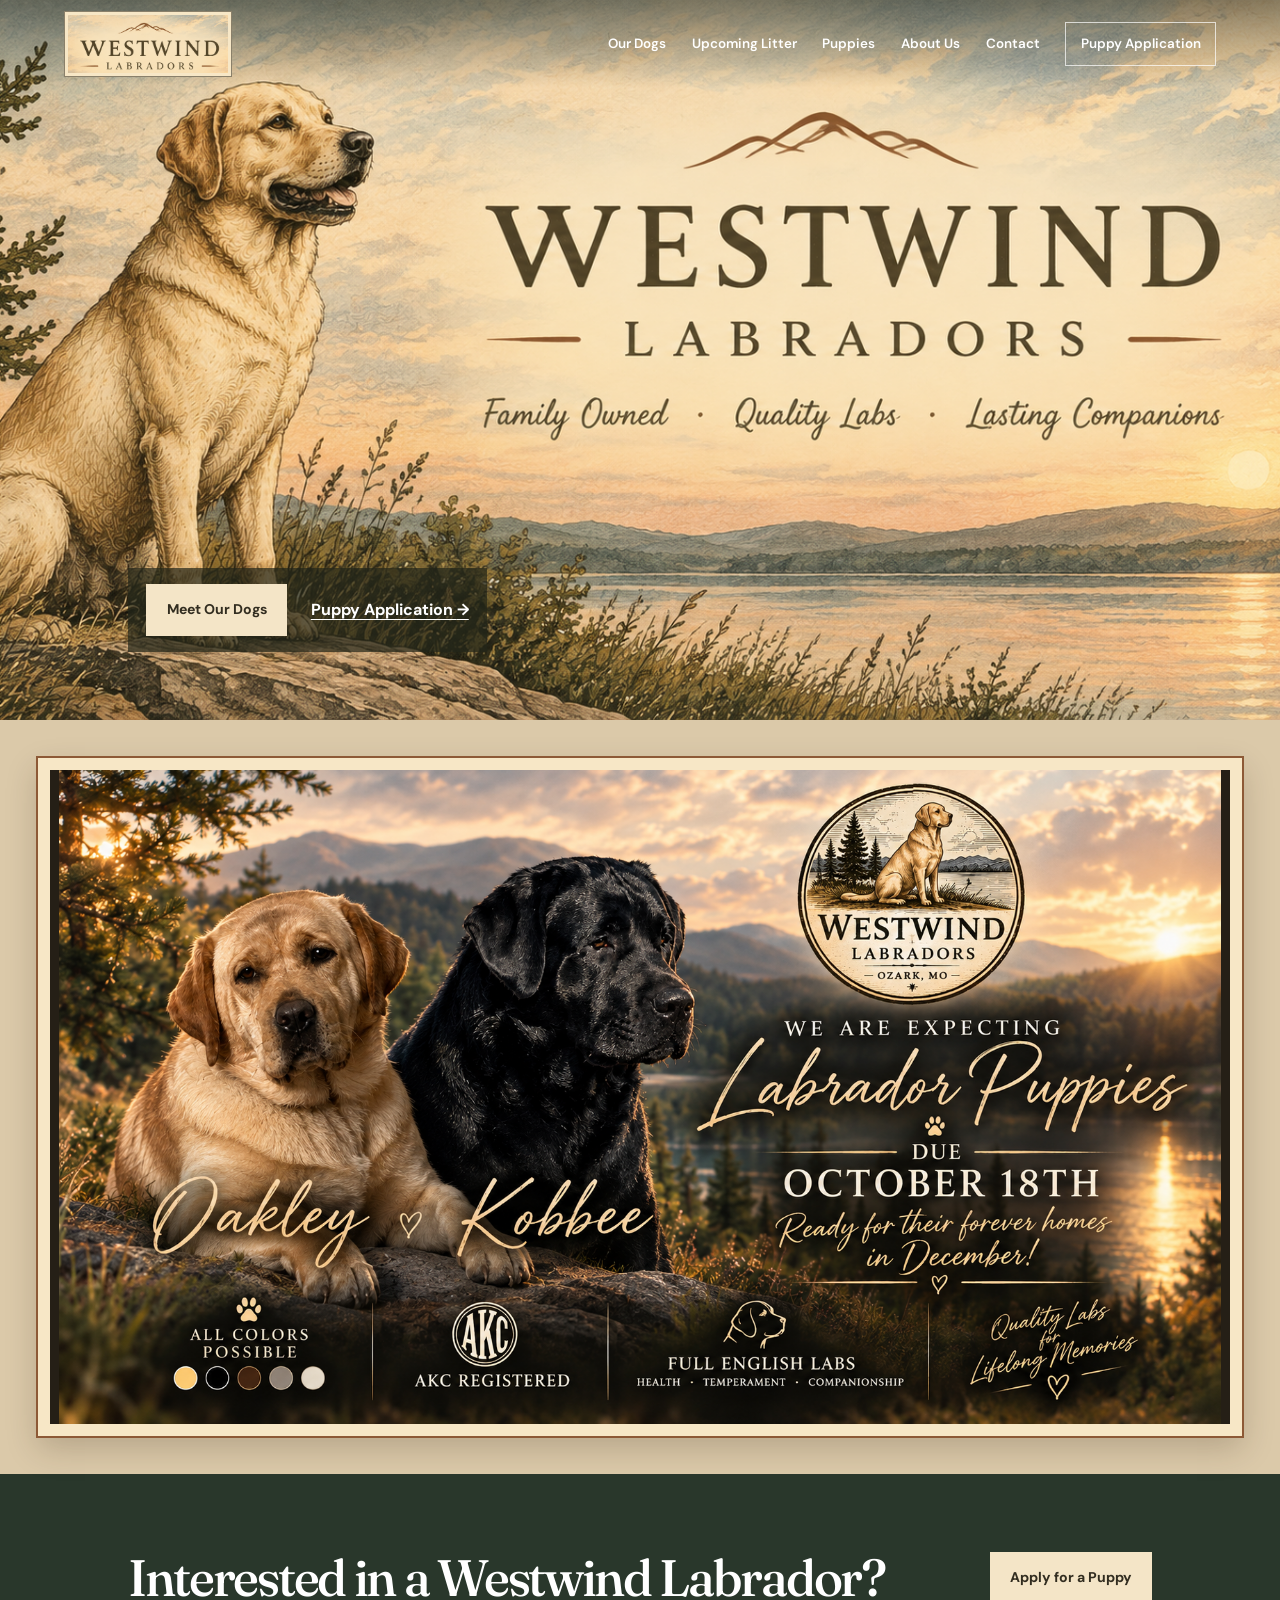
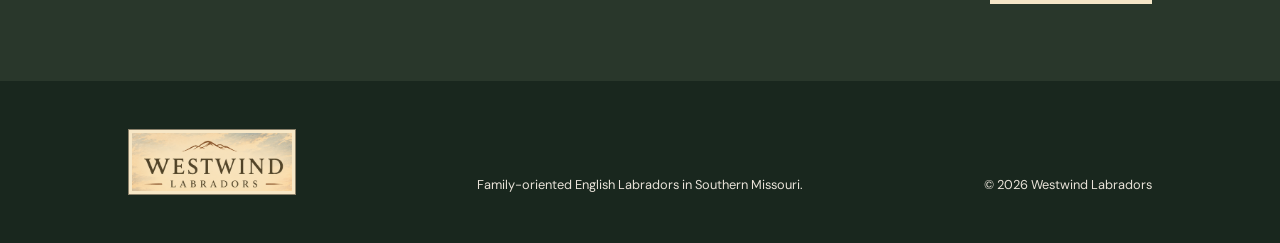
<file: westwind-labradors-website-development-specification-for/index.html>
<!doctype html><html lang="en"><head><meta charset="UTF-8"><meta name="viewport" content="width=device-width,initial-scale=1.0"><meta name="description" content="Family-oriented English Labradors in Southern Missouri."><link rel="canonical" href="https://westwindlabradors.com/"><title>Westwind Labradors | Southern Missouri</title><link rel="preconnect" href="https://images.unsplash.com"><link rel="preconnect" href="https://fonts.googleapis.com"><link rel="preconnect" href="https://fonts.gstatic.com" crossorigin><link href="https://fonts.googleapis.com/css2?family=DM+Sans:wght@400;500;600;700&family=Fraunces:opsz,wght@9..144,500;9..144,600&display=swap" rel="stylesheet"><link rel="stylesheet" href="styles.css"><link rel="stylesheet" href="multi.css"></head><body><a class="skip-link" href="#main">Skip to main content</a><header class="site-header" data-site-header></header><main id="main"><section class="hero"><div class="hero-image" role="img" aria-label="Yellow Labrador Retriever sitting outdoors in warm evening light"></div><div class="hero-content"><p class="eyebrow">Southern Missouri</p><h1>Labradors for the life you love.</h1><p class="hero-copy">A small, family-oriented English Labrador program devoted to raising healthy, well-socialized companions.</p><div class="actions"><a class="button button-light" href="dogs.html">Meet Our Dogs</a><a class="text-link light" href="application.html">Puppy Application <span aria-hidden="true">→</span></a></div></div><p class="photo-note">Placeholder photo — replace with Westwind photography</p></section><section class="intro section"><div><p class="eyebrow">A considered beginning</p><h2>Built around the things that matter most.</h2></div><div><p>Westwind Labradors is an emerging program in Southern Missouri. We are growing deliberately, with a focus on English Labradors that are at home with a family and ready for an active life.</p><p>Health, temperament, early socialization, and thoughtful puppy placement guide every decision we make.</p><a class="text-link" href="about.html">Learn about our approach <span aria-hidden="true">→</span></a></div></section><section class="litter-feature"><div class="litter-image" role="img" aria-label="Yellow Labrador Retriever standing in a grassy field"></div><div class="litter-content"><p class="eyebrow">Upcoming litter</p><h2>Oakley’s next chapter.</h2><p class="large-copy">Oakley, our yellow English Labrador, has a confirmed pregnancy.</p><p>We’ll share verified updates as they become available. Timing, sire information, and puppy details will be added only when confirmed.</p><div class="status"><span aria-hidden="true">●</span> Pregnancy confirmed</div><a class="button button-dark" href="litter.html">View Upcoming Litter</a></div></section><section class="section dogs"><div class="section-heading"><div><p class="eyebrow">Our dogs</p><h2>The heart of Westwind.</h2></div><p>Meet the current Labradors in our thoughtfully growing program.</p></div><div class="dog-grid" id="dog-cards"></div></section><section class="approach"><div class="approach-inner"><p class="eyebrow">Our approach</p><h2>Clear information. Careful placement. Lifelong companions.</h2><div class="pillars"><article><span>01</span><h3>Responsible breeding</h3><p>We prioritize health information, sound temperament, and responsible decisions as our program grows.</p></article><article><span>02</span><h3>Family first</h3><p>Our goal is to raise Labradors ready to become a meaningful part of everyday family life.</p></article><article><span>03</span><h3>Thoughtful matches</h3><p>Applications help us understand each household and match puppies to suitable homes.</p></article></div></div></section><section class="cta-band"><h2>Interested in a Westwind Labrador?</h2><a class="button button-light" href="application.html">Apply for a Puppy</a></section></main><footer data-site-footer></footer><script src="shared.js"></script><script src="multi.js"></script></body></html>
</file>
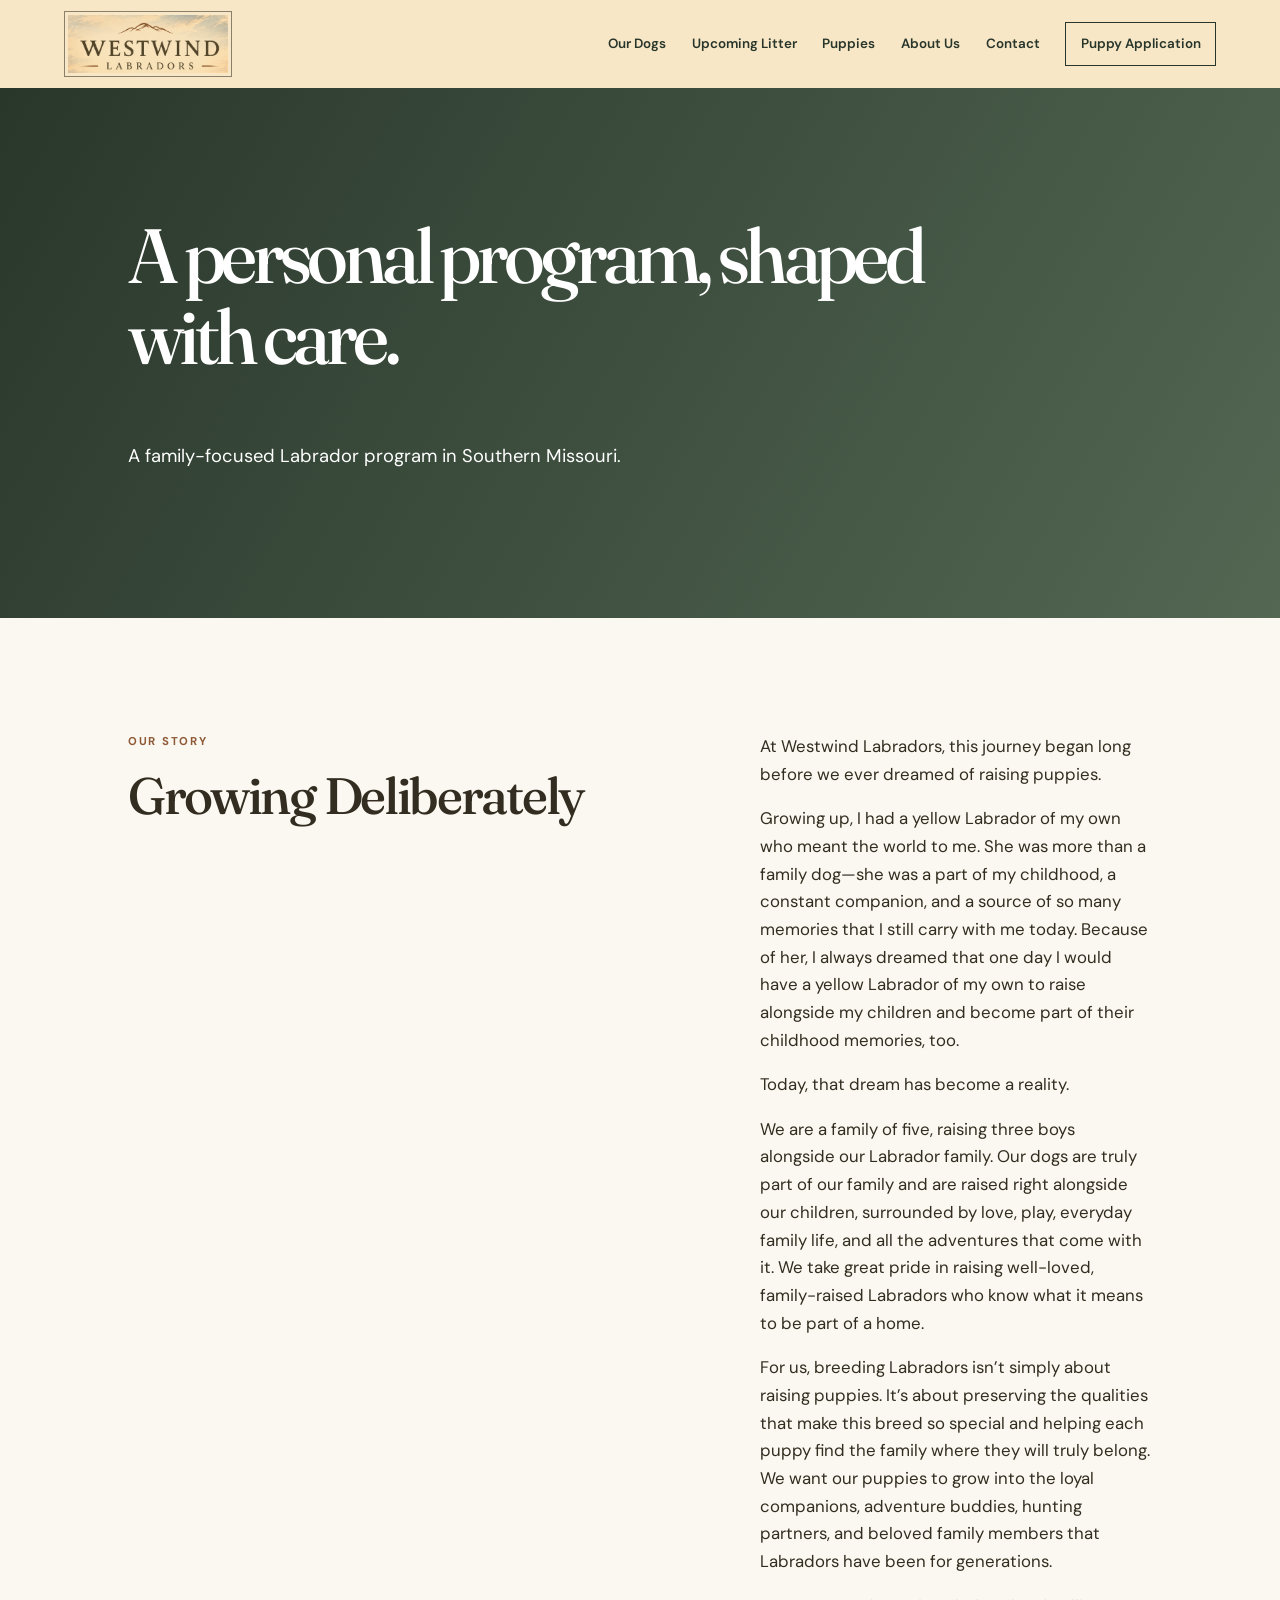
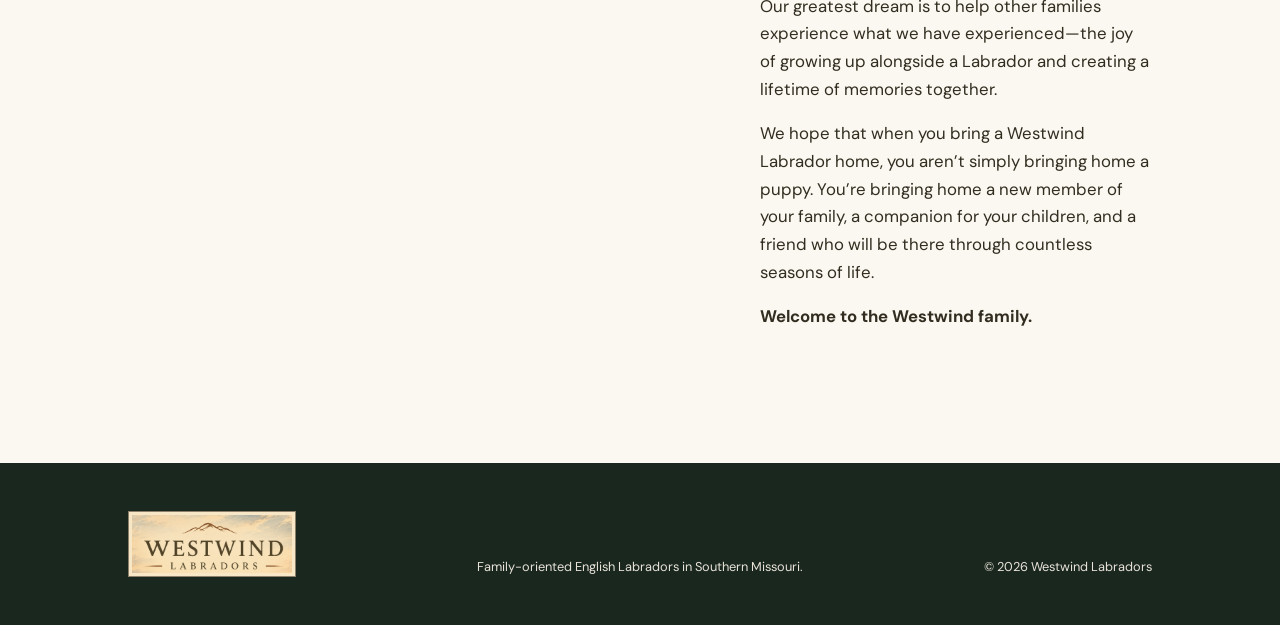
<file: westwind-labradors-website-development-specification-for/about.html>
<!doctype html>
<html lang="en">
<head>
  <meta charset="UTF-8">
  <meta name="viewport" content="width=device-width,initial-scale=1.0">
  <title>About Us | Westwind Labradors</title>
  <link rel="preconnect" href="https://fonts.googleapis.com">
  <link rel="preconnect" href="https://fonts.gstatic.com" crossorigin>
  <link href="https://fonts.googleapis.com/css2?family=DM+Sans:wght@400;500;600;700&family=Fraunces:opsz,wght@9..144,500;9..144,600&display=swap" rel="stylesheet">
  <link rel="stylesheet" href="styles.css">
  <link rel="stylesheet" href="multi.css">
</head>
<body class="inner-page">
  <a class="skip-link" href="#main">Skip to main content</a>
  <header class="site-header" data-site-header></header>
  <main id="main">
    <section class="page-hero">
      <h1>A personal program, shaped with care.</h1>
      <p>A family-focused Labrador program in Southern Missouri.</p>
    </section>
    <section class="section intro">
      <div>
        <p class="eyebrow">Our story</p>
        <h2>Growing Deliberately</h2>
      </div>
      <div>
        <p>At Westwind Labradors, this journey began long before we ever dreamed of raising puppies.</p>
        <p>Growing up, I had a yellow Labrador of my own who meant the world to me. She was more than a family dog—she was a part of my childhood, a constant companion, and a source of so many memories that I still carry with me today. Because of her, I always dreamed that one day I would have a yellow Labrador of my own to raise alongside my children and become part of their childhood memories, too.</p>
        <p>Today, that dream has become a reality.</p>
        <p>We are a family of five, raising three boys alongside our Labrador family. Our dogs are truly part of our family and are raised right alongside our children, surrounded by love, play, everyday family life, and all the adventures that come with it. We take great pride in raising well-loved, family-raised Labradors who know what it means to be part of a home.</p>
        <p>For us, breeding Labradors isn’t simply about raising puppies. It’s about preserving the qualities that make this breed so special and helping each puppy find the family where they will truly belong. We want our puppies to grow into the loyal companions, adventure buddies, hunting partners, and beloved family members that Labradors have been for generations.</p>
        <p>Our greatest dream is to help other families experience what we have experienced—the joy of growing up alongside a Labrador and creating a lifetime of memories together.</p>
        <p>We hope that when you bring a Westwind Labrador home, you aren’t simply bringing home a puppy. You’re bringing home a new member of your family, a companion for your children, and a friend who will be there through countless seasons of life.</p>
        <p><strong>Welcome to the Westwind family.</strong></p>
      </div>
    </section>
  </main>
  <footer data-site-footer></footer>
  <script src="shared.js"></script>
  <script src="multi.js"></script>
</body>
</html>
</file>
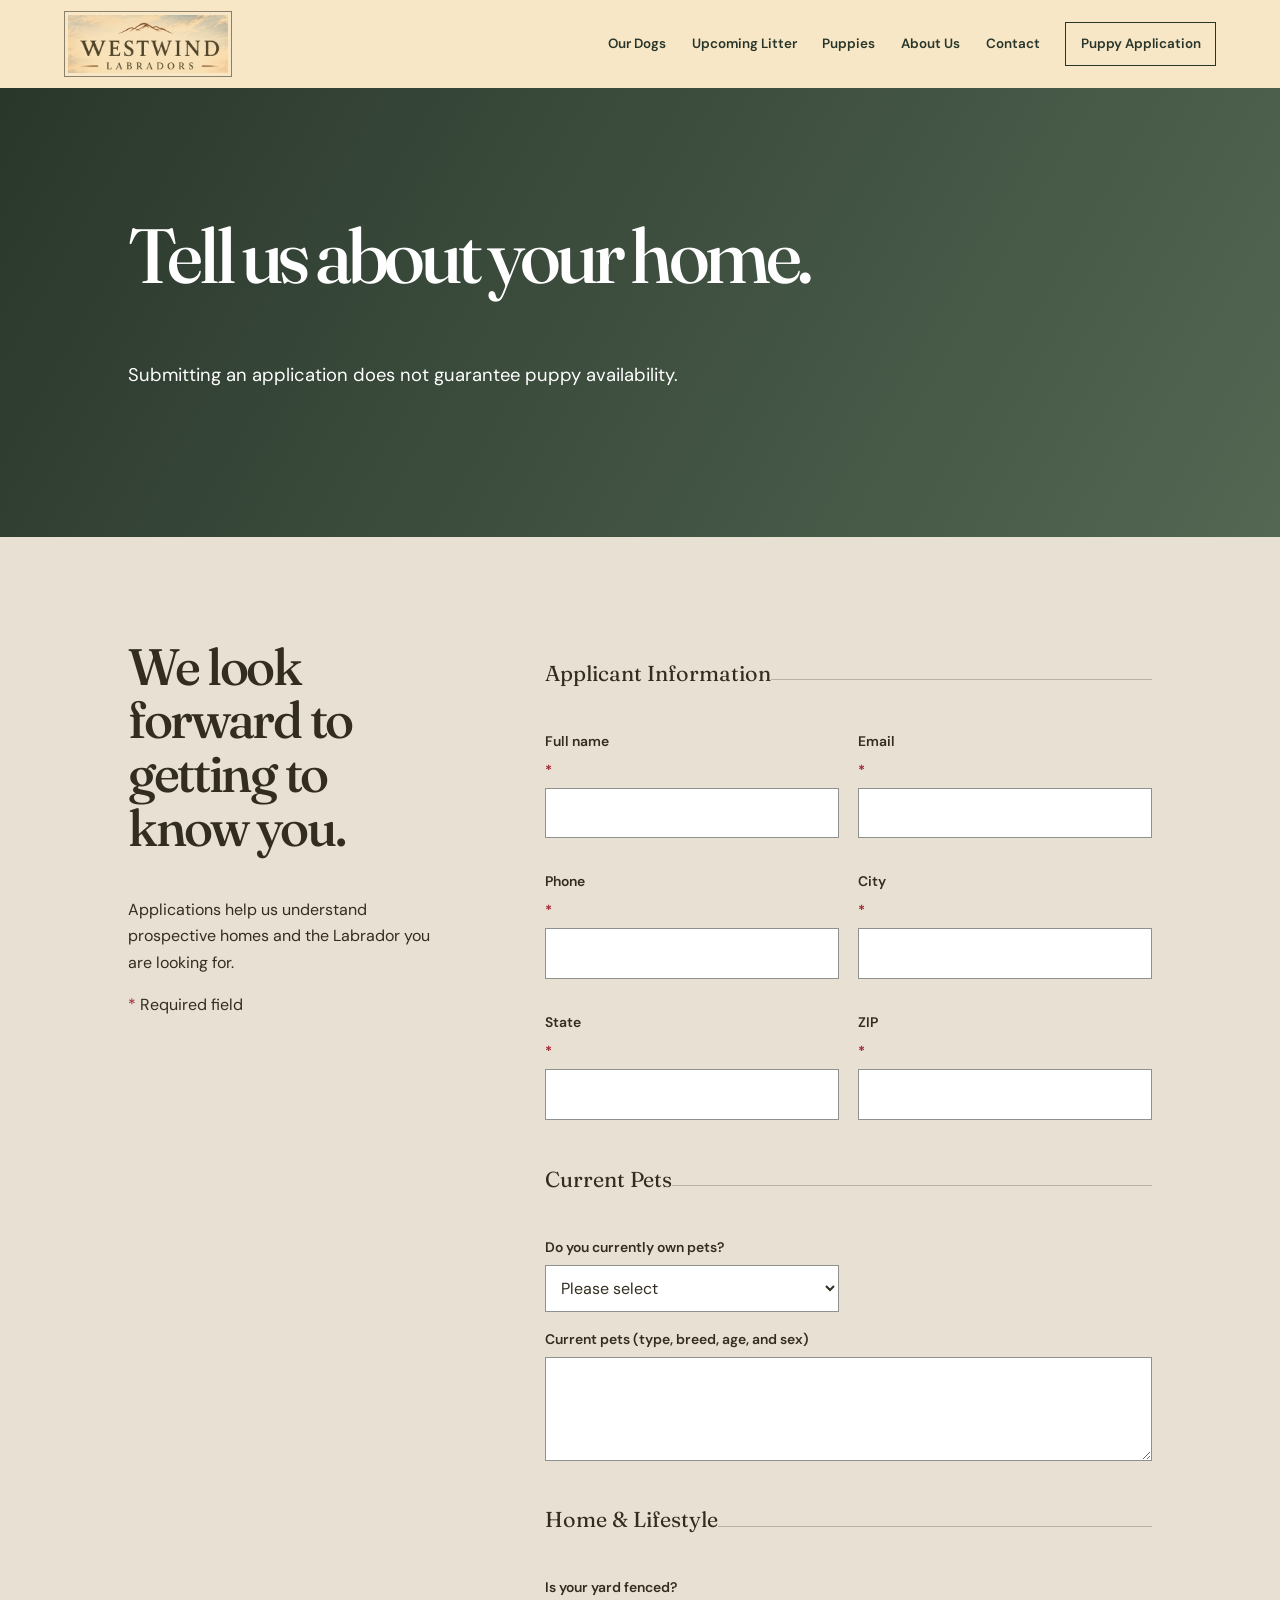
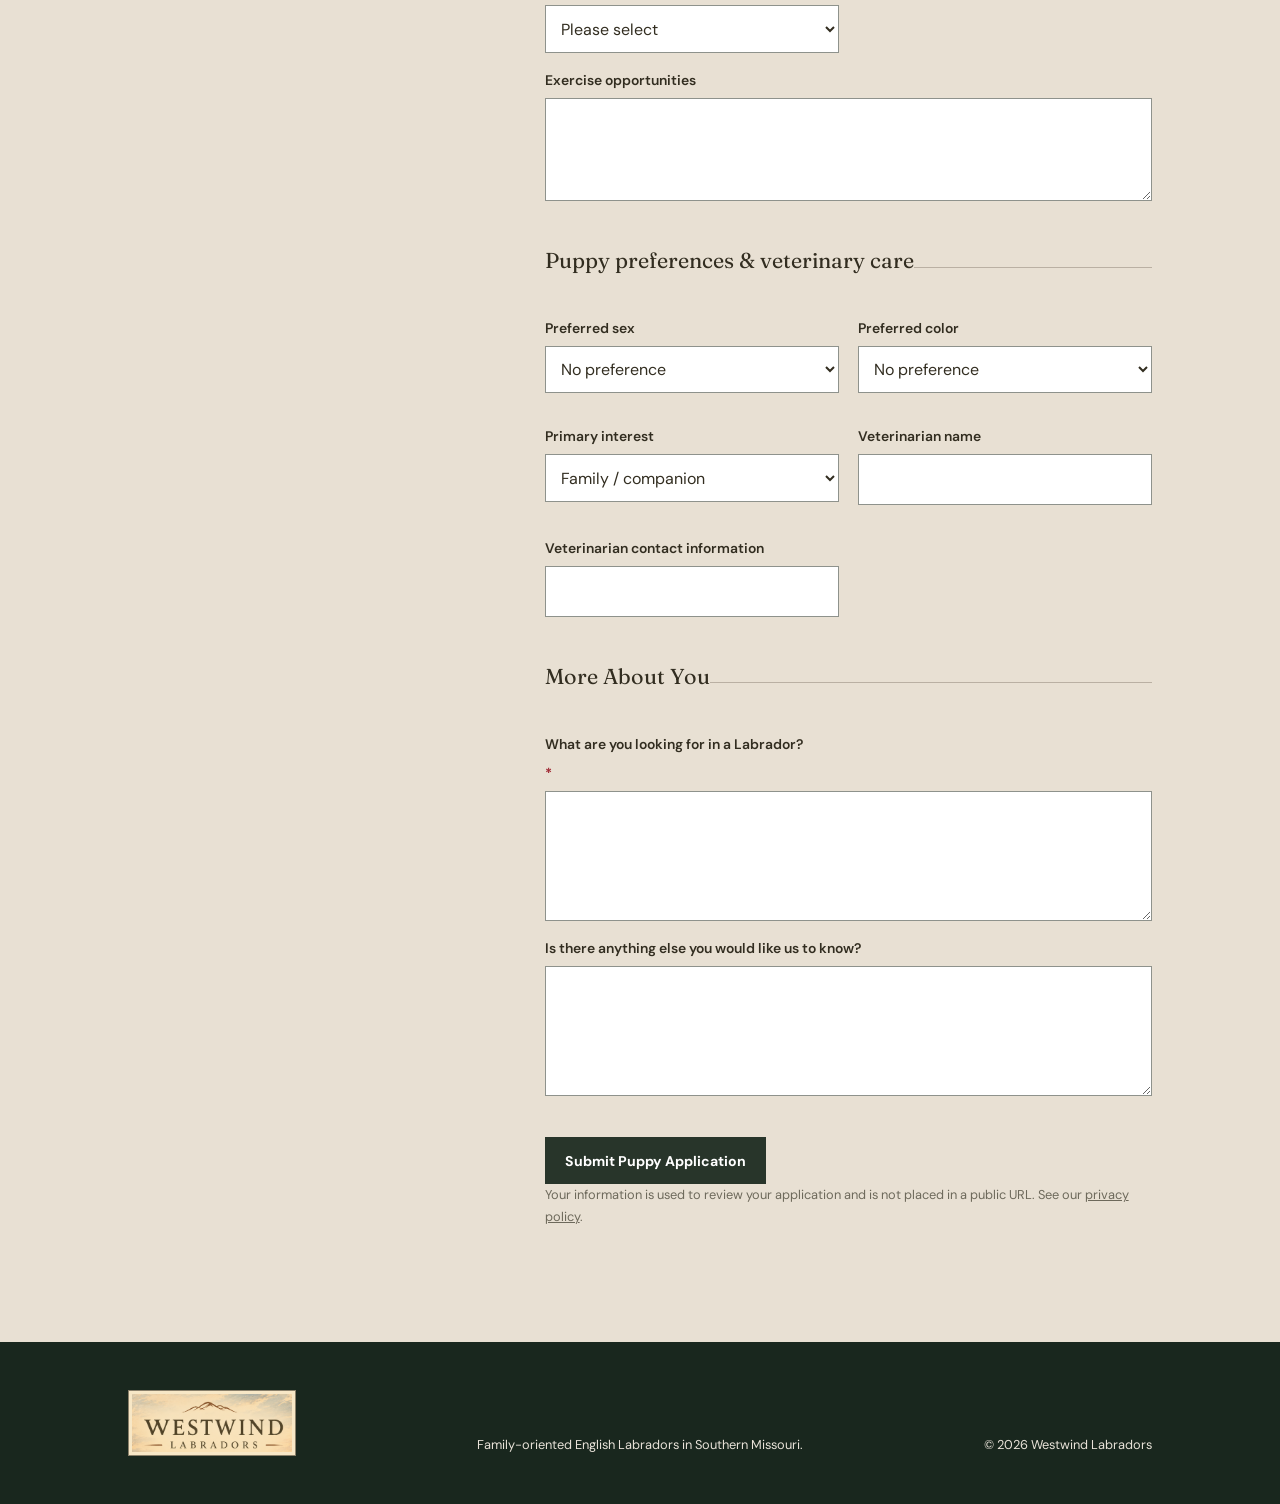
<file: westwind-labradors-website-development-specification-for/application.html>
<!doctype html>
<html lang="en">
<head>
  <meta charset="UTF-8">
  <meta name="viewport" content="width=device-width,initial-scale=1.0">
  <title>Puppy Application | Westwind Labradors</title>
  <link rel="preconnect" href="https://fonts.googleapis.com">
  <link rel="preconnect" href="https://fonts.gstatic.com" crossorigin>
  <link href="https://fonts.googleapis.com/css2?family=DM+Sans:wght@400;500;600;700&family=Fraunces:opsz,wght@9..144,500;9..144,600&display=swap" rel="stylesheet">
  <link rel="stylesheet" href="styles.css">
  <link rel="stylesheet" href="multi.css">
</head>
<body class="inner-page">
  <a class="skip-link" href="#main">Skip to main content</a>
  <header class="site-header" data-site-header></header>
  <main id="main">
    <section class="page-hero">
      <h1>Tell us about your home.</h1>
      <p>Submitting an application does not guarantee puppy availability.</p>
    </section>
    <section class="application-section">
      <div class="form-intro">
        <h2>We look forward to getting to know you.</h2>
        <p>Applications help us understand prospective homes and the Labrador you are looking for.</p>
        <p class="required-key"><span aria-hidden="true">*</span> Required field</p>
      </div>
      <form id="puppy-application">
        <div class="form-status" aria-live="polite" tabindex="-1"></div>
        <fieldset>
          <legend>Applicant Information</legend>
          <div class="field-grid">
            <label>Full name <b aria-hidden="true">*</b><input name="fullName" required></label>
            <label>Email <b aria-hidden="true">*</b><input name="email" type="email" required></label>
            <label>Phone <b aria-hidden="true">*</b><input name="phone" type="tel" required></label>
            <label>City <b aria-hidden="true">*</b><input name="city" required></label>
            <label>State <b aria-hidden="true">*</b><input name="state" required></label>
            <label>ZIP <b aria-hidden="true">*</b><input name="zip" required></label>
          </div>
        </fieldset>
        <fieldset>
          <legend>Current Pets</legend>
          <div class="field-grid">
            <label>Do you currently own pets?<select name="hasPets"><option>Please select</option><option>Yes</option><option>No</option></select></label>
          </div>
          <label>Current pets (type, breed, age, and sex)<textarea name="pets" rows="3"></textarea></label>
        </fieldset>
        <fieldset>
          <legend>Home &amp; Lifestyle</legend>
          <div class="field-grid">
            <label>Is your yard fenced?<select name="fencedYard"><option>Please select</option><option>Yes</option><option>No</option></select></label>
          </div>
          <label>Exercise opportunities<textarea name="activities" rows="3"></textarea></label>
        </fieldset>
        <fieldset>
          <legend>Puppy preferences &amp; veterinary care</legend>
          <div class="field-grid">
            <label>Preferred sex<select name="preferredSex"><option>No preference</option><option>Female</option><option>Male</option></select></label>
            <label>Preferred color<select name="preferredColor"><option>No preference</option><option>Yellow</option><option>Black</option><option>Chocolate</option></select></label>
            <label>Primary interest<select name="purpose"><option>Family / companion</option><option>Hunting</option><option>Competition</option><option>Breeding</option><option>Other</option></select></label>
            <label>Veterinarian name<input name="vetName"></label>
            <label>Veterinarian contact information<input name="vetContact"></label>
          </div>
        </fieldset>
        <fieldset>
          <legend>More About You</legend>
          <label>What are you looking for in a Labrador? <b aria-hidden="true">*</b><textarea name="lookingFor" rows="4" required></textarea></label>
          <label>Is there anything else you would like us to know?<textarea name="additional" rows="4"></textarea></label>
        </fieldset>
        <div class="trap" aria-hidden="true"><input name="website" tabindex="-1" autocomplete="off"></div>
        <button class="button button-dark" type="submit">Submit Puppy Application</button>
        <p class="form-note">Your information is used to review your application and is not placed in a public URL. See our <a href="privacy.html">privacy policy</a>.</p>
      </form>
    </section>
  </main>
  <footer data-site-footer></footer>
  <script src="shared.js"></script>
  <script src="application-form.js"></script>
  <script src="multi.js"></script>
</body>
</html>
</file>
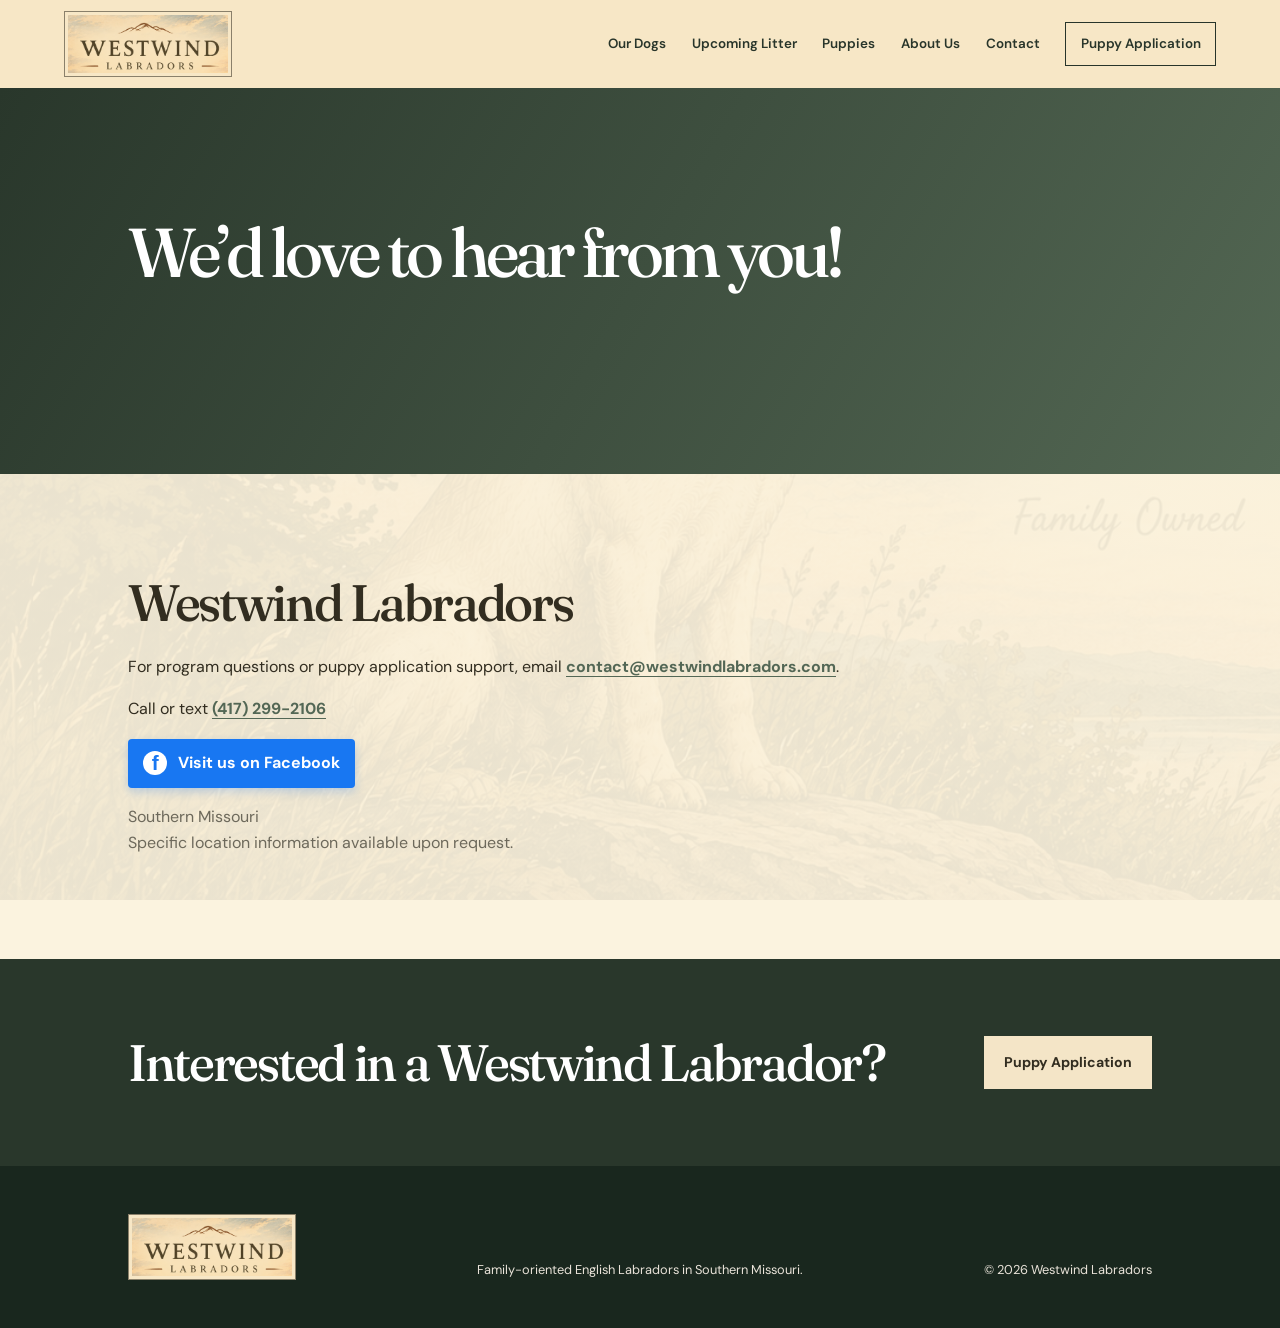
<file: westwind-labradors-website-development-specification-for/contact.html>
<!doctype html>
<html lang="en">
<head>
  <meta charset="UTF-8">
  <meta name="viewport" content="width=device-width,initial-scale=1.0">
  <title>Contact | Westwind Labradors</title>
  <link rel="preconnect" href="https://fonts.googleapis.com">
  <link rel="preconnect" href="https://fonts.gstatic.com" crossorigin>
  <link href="https://fonts.googleapis.com/css2?family=DM+Sans:wght@400;500;600;700&family=Fraunces:opsz,wght@9..144,500;9..144,600&display=swap" rel="stylesheet">
  <link rel="stylesheet" href="styles.css">
  <link rel="stylesheet" href="multi.css">
  <style>
    .contact-details { display:grid; gap:1rem; margin:1.5rem 0 0; }
    .contact-details p { margin:0; }
    .contact-details a { text-underline-offset:.22em; }
    .contact-location { color:var(--muted); }
    .page-hero h1 { white-space:nowrap; font-size:clamp(2.5rem,5.4vw,5.6rem); }
    .facebook-link { display:inline-flex; align-items:center; gap:.65rem; width:max-content; padding:.7rem .95rem; border-radius:.25rem; background:#1877f2; color:#fff !important; font-weight:700; text-decoration:none; box-shadow:0 4px 10px rgba(24,119,242,.24); }
    .facebook-link:hover { background:#0f66d0; }
    .facebook-icon { display:inline-grid; place-items:center; width:1.5rem; height:1.5rem; border-radius:50%; background:#fff; color:#1877f2; font-family:Arial,sans-serif; font-size:1.3rem; font-weight:700; line-height:1; }
    @media (max-width:600px) { .page-hero h1 { font-size:clamp(1.2rem,6.2vw,1.7rem); } }
  </style>
</head>
<body class="inner-page">
  <a class="skip-link" href="#main">Skip to main content</a>
  <header class="site-header" data-site-header></header>
  <main id="main">
    <section class="page-hero">
      <h1>We’d love to hear from you!</h1>
    </section>
    <section class="contact">
      <div>
        <h2>Westwind Labradors</h2>
        <div class="contact-details">
          <p>For program questions or puppy application support, email <a href="mailto:contact@westwindlabradors.com">contact@westwindlabradors.com</a>.</p>
          <p>Call or text <a href="tel:+14172992106">(417) 299-2106</a></p>
          <p><a class="facebook-link" href="https://www.facebook.com/profile.php?id=61594627974932" target="_blank" rel="noopener noreferrer"><span class="facebook-icon" aria-hidden="true">f</span><span>Visit us on Facebook</span><span class="sr-only"> (opens in a new tab)</span></a></p>
          <p class="contact-location">Southern Missouri<br><span>Specific location information available upon request.</span></p>
        </div>
      </div>
    </section>
    <section class="cta-band">
      <h2>Interested in a Westwind Labrador?</h2>
      <a class="button button-light" href="application.html">Puppy Application</a>
    </section>
  </main>
  <footer data-site-footer></footer>
  <script src="shared.js"></script>
  <script src="multi.js"></script>
</body>
</html>
</file>
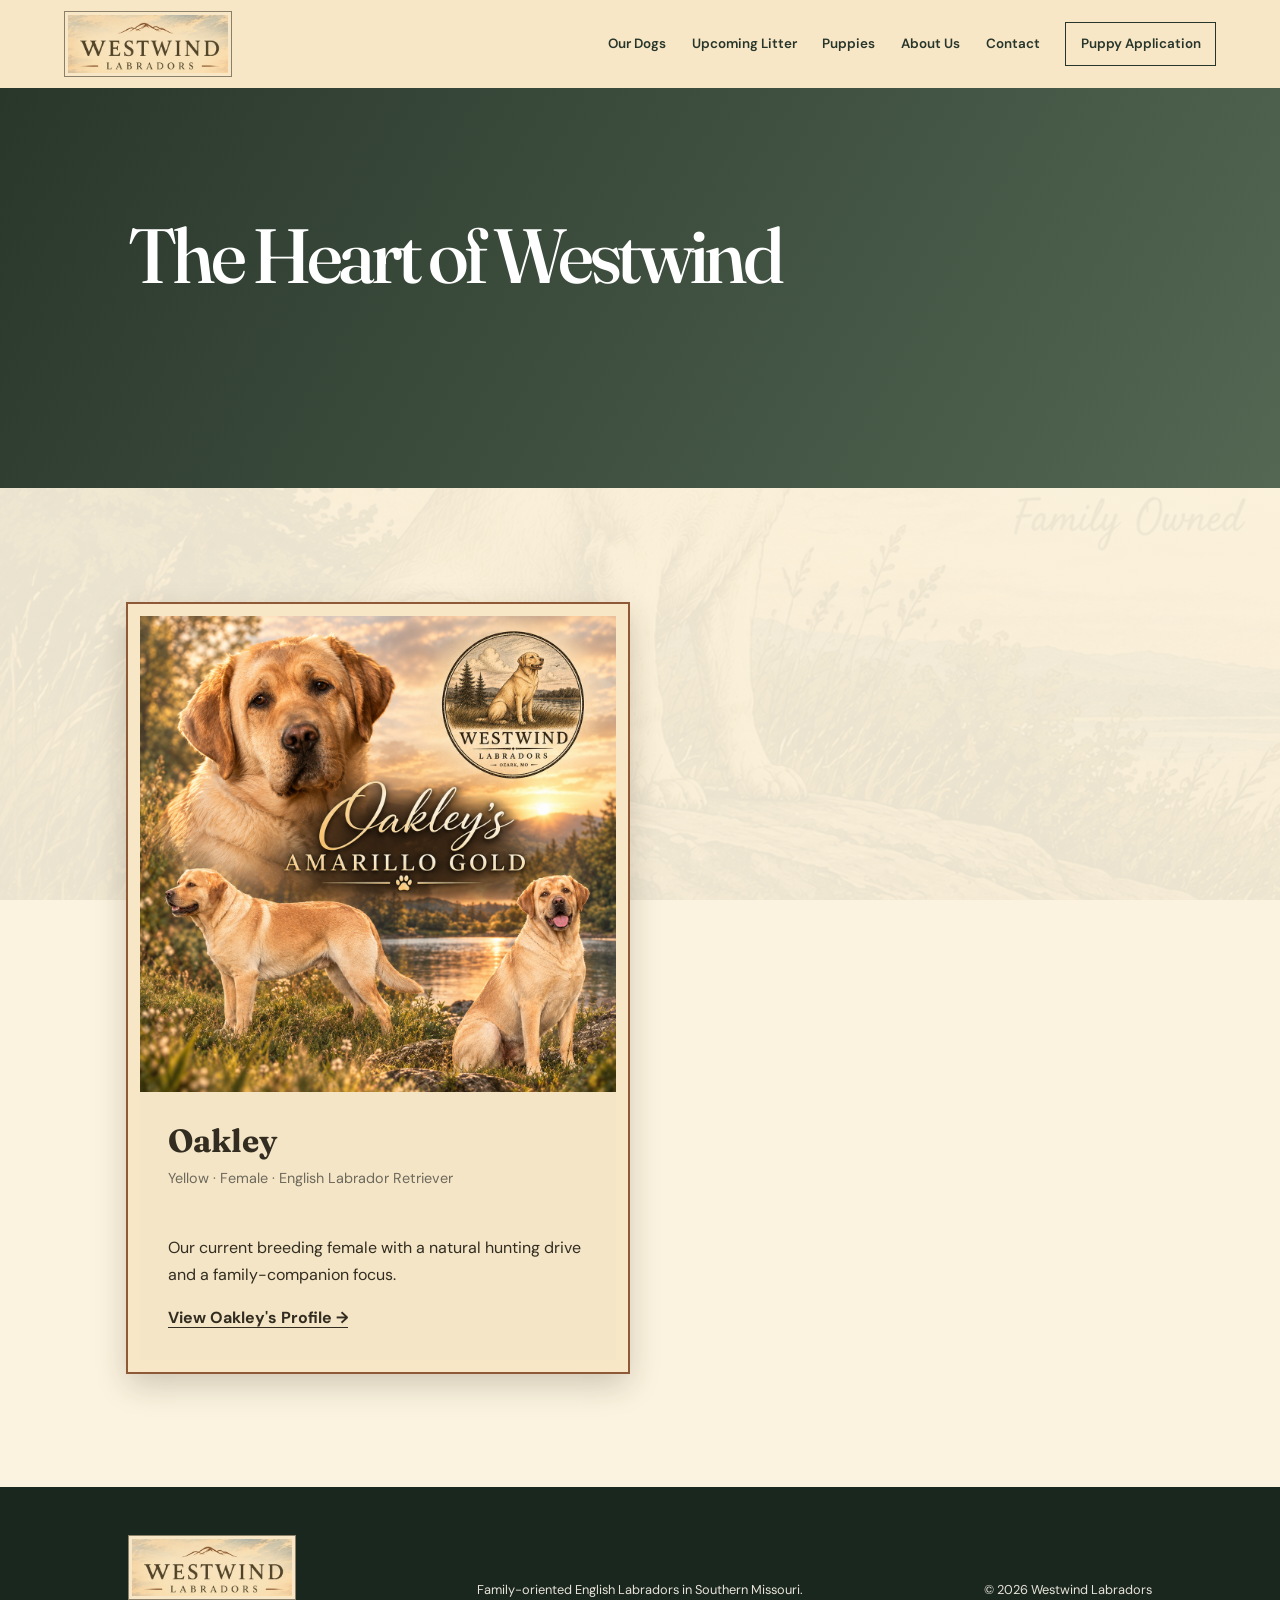
<file: westwind-labradors-website-development-specification-for/dogs.html>
<!doctype html><html lang="en"><head><meta charset="UTF-8"><meta name="viewport" content="width=device-width,initial-scale=1.0"><meta name="description" content="Meet the Westwind Labradors."><title>Our Dogs | Westwind Labradors</title><link rel="preconnect" href="https://fonts.googleapis.com"><link rel="preconnect" href="https://fonts.gstatic.com" crossorigin><link href="https://fonts.googleapis.com/css2?family=DM+Sans:wght@400;500;600;700&family=Fraunces:opsz,wght@9..144,500;9..144,600&display=swap" rel="stylesheet"><link rel="stylesheet" href="styles.css"><link rel="stylesheet" href="multi.css"></head><body class="inner-page"><a class="skip-link" href="#main">Skip to main content</a><header class="site-header" data-site-header></header><main id="main"><section class="page-hero"><p class="eyebrow">Our dogs</p><h1>The heart of Westwind.</h1><p>Our program is designed to grow carefully as we add quality Labradors over time.</p></section><section class="section"><div class="dog-grid" id="dog-cards"></div></section><section class="registration section"><div><p class="eyebrow">AKC registration</p><h2>Registration with clarity.</h2></div><div><p>All dogs owned by Westwind Labradors will be AKC registered. When a litter is born, we plan to register that litter with the American Kennel Club; new owners will then complete individual puppy registration.</p><p>Puppies are initially placed with limited AKC registration. Full AKC registration with breeding rights may be available at an additional cost only when specifically designated.</p></div></section></main><footer data-site-footer></footer><script src="shared.js"></script><script src="multi.js"></script></body></html>
</file>
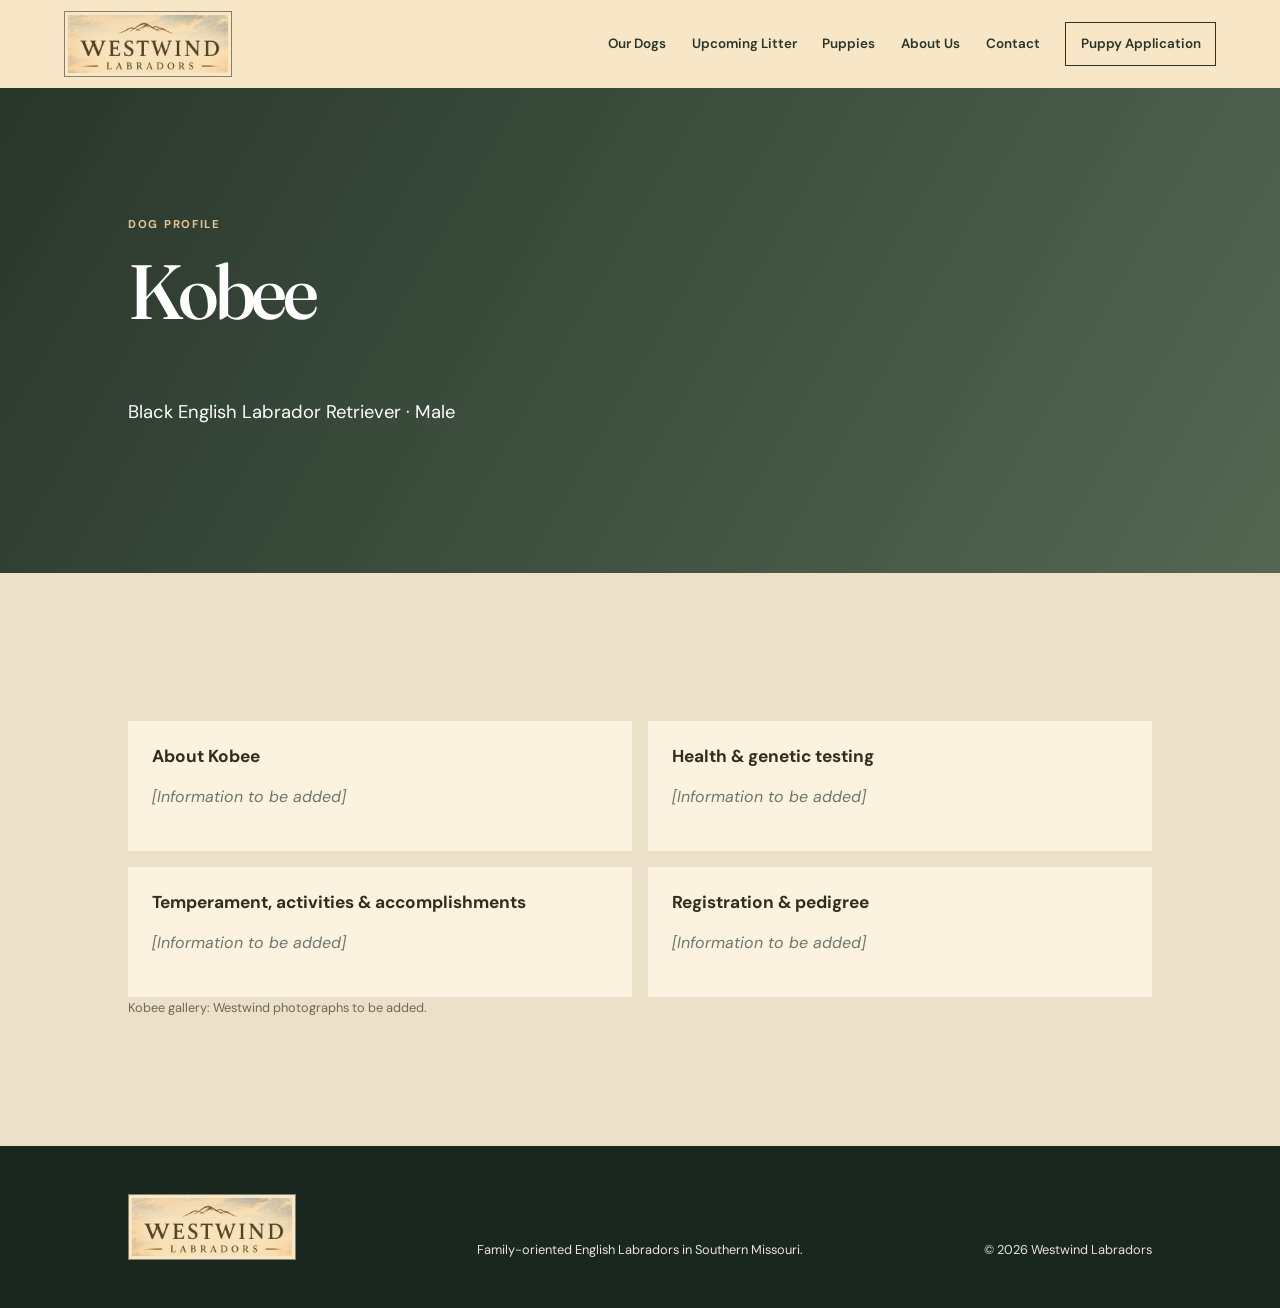
<file: westwind-labradors-website-development-specification-for/kobee.html>
<!doctype html><html lang="en"><head><meta charset="UTF-8"><meta name="viewport" content="width=device-width,initial-scale=1.0"><title>Kobee | Westwind Labradors</title><link rel="preconnect" href="https://fonts.googleapis.com"><link rel="preconnect" href="https://fonts.gstatic.com" crossorigin><link href="https://fonts.googleapis.com/css2?family=DM+Sans:wght@400;500;600;700&family=Fraunces:opsz,wght@9..144,500;9..144,600&display=swap" rel="stylesheet"><link rel="stylesheet" href="styles.css"><link rel="stylesheet" href="multi.css"></head><body class="inner-page"><a class="skip-link" href="#main">Skip to main content</a><header class="site-header" data-site-header></header><main id="main"><section class="page-hero"><p class="eyebrow">Dog profile</p><h1>Kobee</h1><p>Black English Labrador Retriever · Male</p></section><section class="section detail-page"><div class="detail-grid"><article><h3>About Kobee</h3><p class="placeholder">[Information to be added]</p></article><article><h3>Health & genetic testing</h3><p class="placeholder">[Information to be added]</p></article><article><h3>Temperament, activities & accomplishments</h3><p class="placeholder">[Information to be added]</p></article><article><h3>Registration & pedigree</h3><p class="placeholder">[Information to be added]</p></article></div><p class="small-note">Kobee gallery: Westwind photographs to be added.</p></section></main><footer data-site-footer></footer><script src="shared.js"></script><script src="multi.js"></script></body></html>
</file>
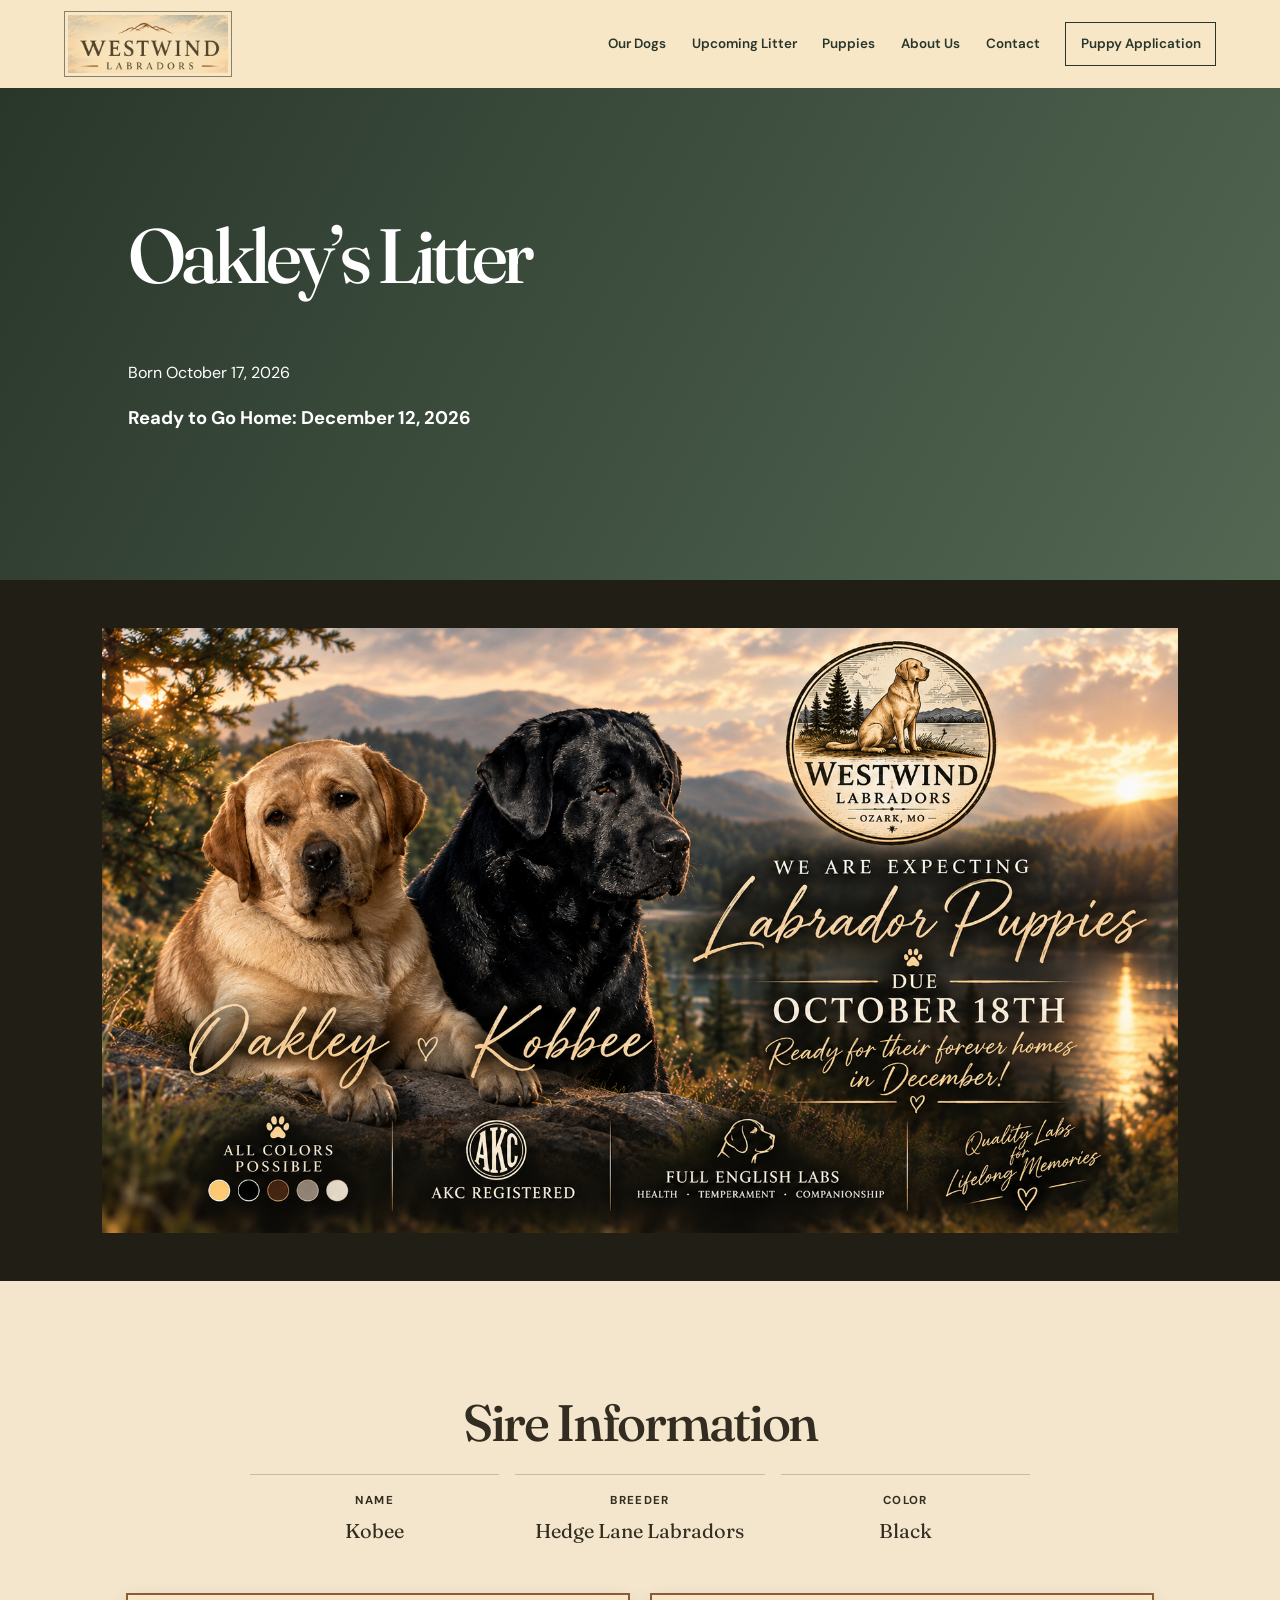
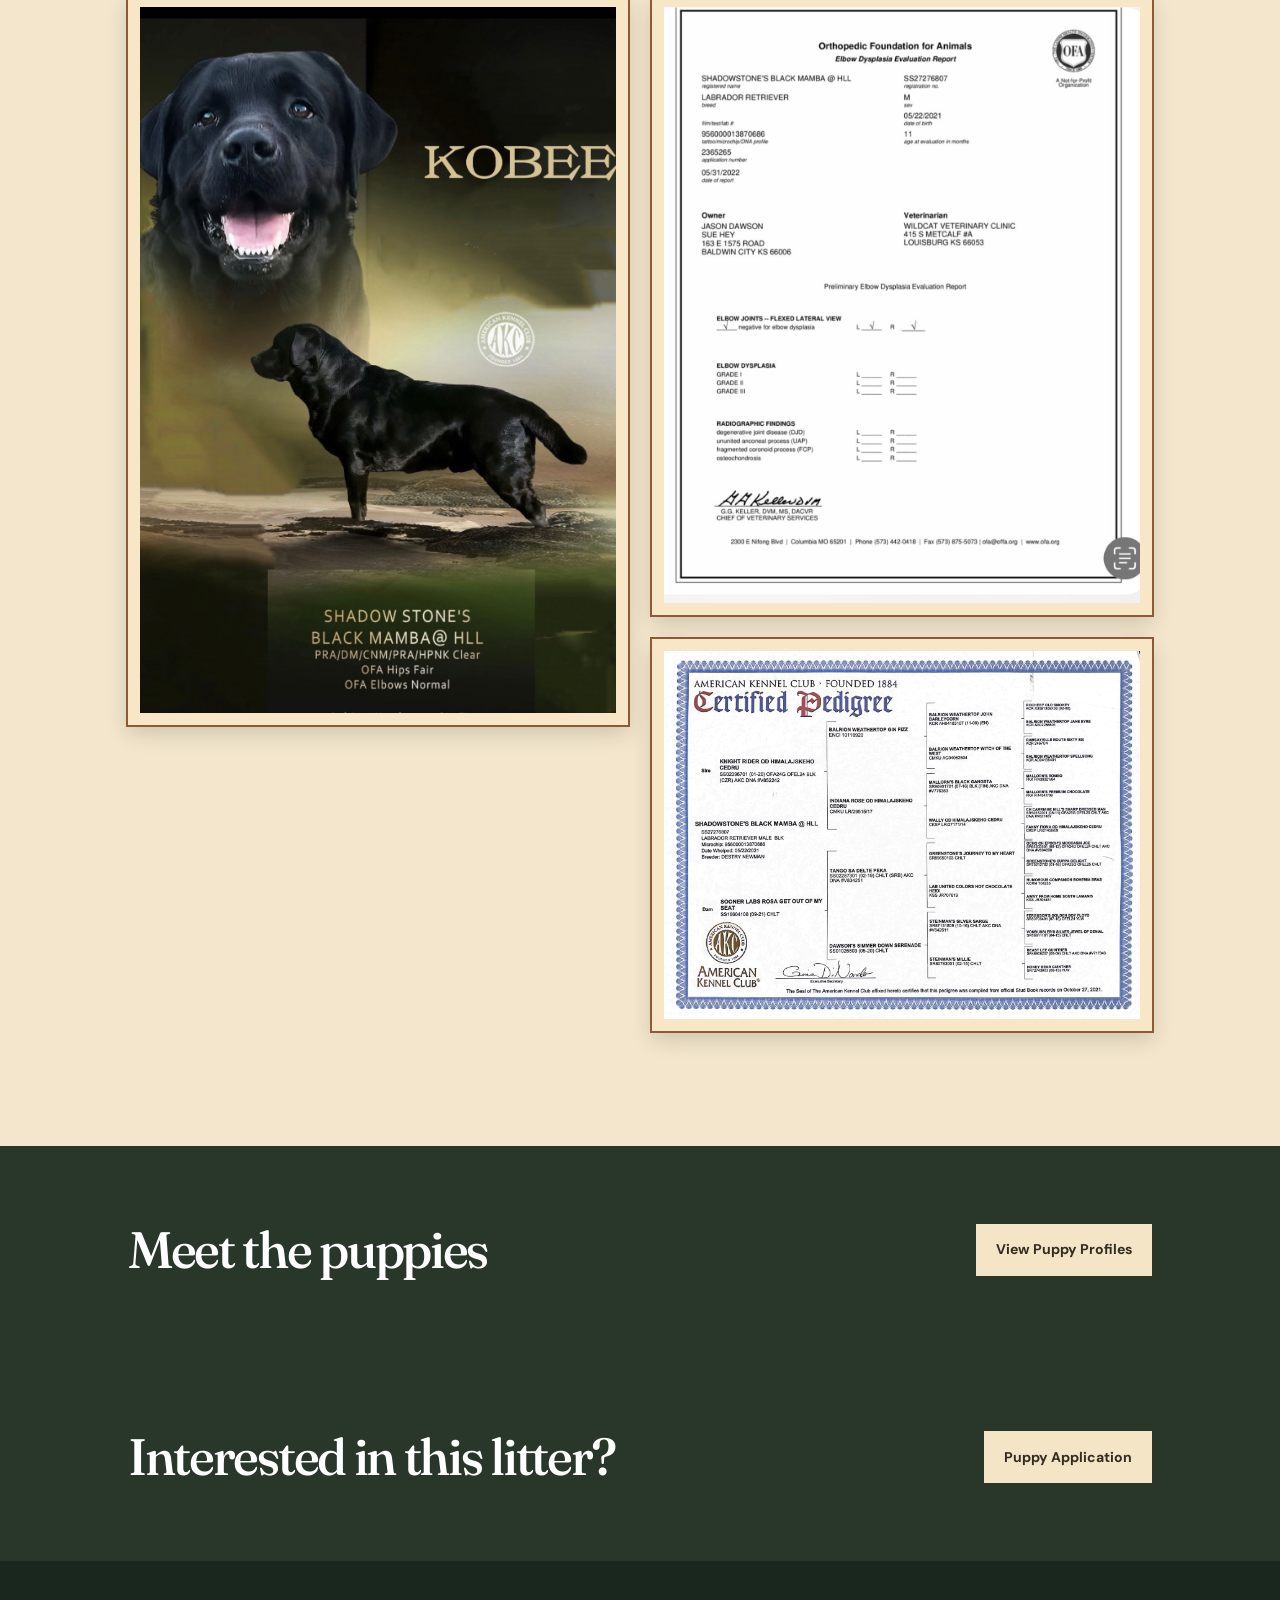
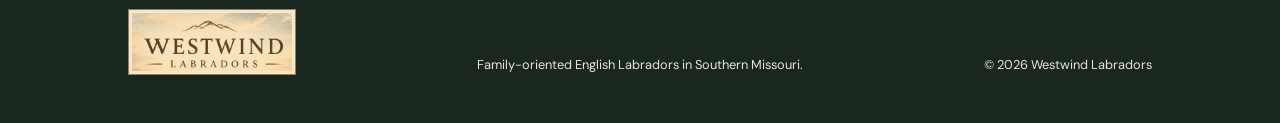
<file: westwind-labradors-website-development-specification-for/litter.html>
<!doctype html>
<html lang="en">
<head><meta charset="UTF-8"><meta name="viewport" content="width=device-width,initial-scale=1.0"><title>Oakley’s Litter | Westwind Labradors</title><meta name="description" content="Oakley’s Labrador puppies were born October 17, 2026, and will be ready to go home December 12, 2026."><link rel="preconnect" href="https://fonts.googleapis.com"><link rel="preconnect" href="https://fonts.gstatic.com" crossorigin><link href="https://fonts.googleapis.com/css2?family=DM+Sans:wght@400;500;600;700&family=Fraunces:opsz,wght@9..144,500;9..144,600&display=swap" rel="stylesheet"><link rel="stylesheet" href="styles.css"><link rel="stylesheet" href="multi.css"></head>
<body class="inner-page"><a class="skip-link" href="#main">Skip to main content</a><header class="site-header" data-site-header></header><main id="main">
<section class="page-hero"><h1>Oakley’s Litter</h1><p class="litter-due-date">Born October 17, 2026</p><p class="litter-ready-date"><strong>Ready to Go Home: December 12, 2026</strong></p></section>
<section class="cta-band"><h2>Meet the puppies</h2><a class="button button-light" href="puppies.html">View Puppy Profiles</a></section>
<section class="cta-band"><h2>Interested in this litter?</h2><a class="button button-light" href="application.html">Puppy Application</a></section>
</main><footer data-site-footer></footer><script src="shared.js"></script><script src="multi.js"></script></body></html>
</file>
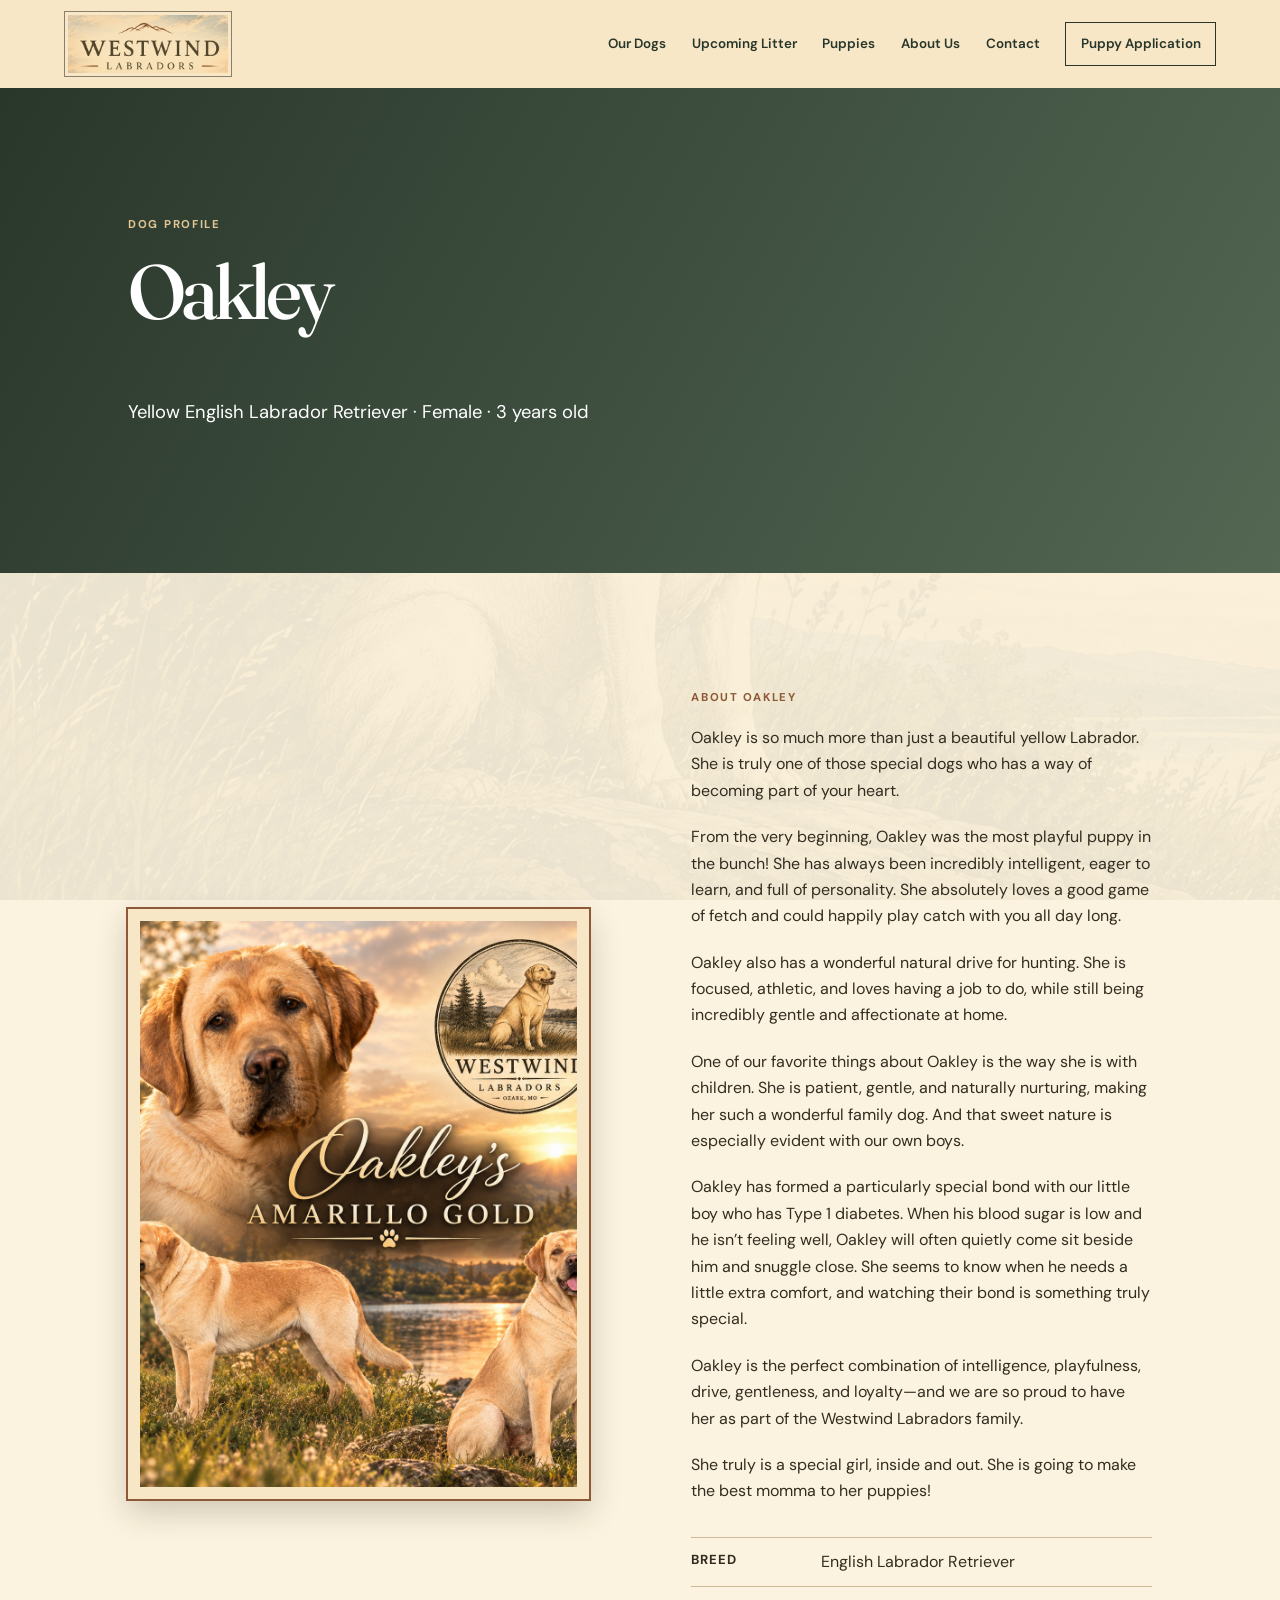
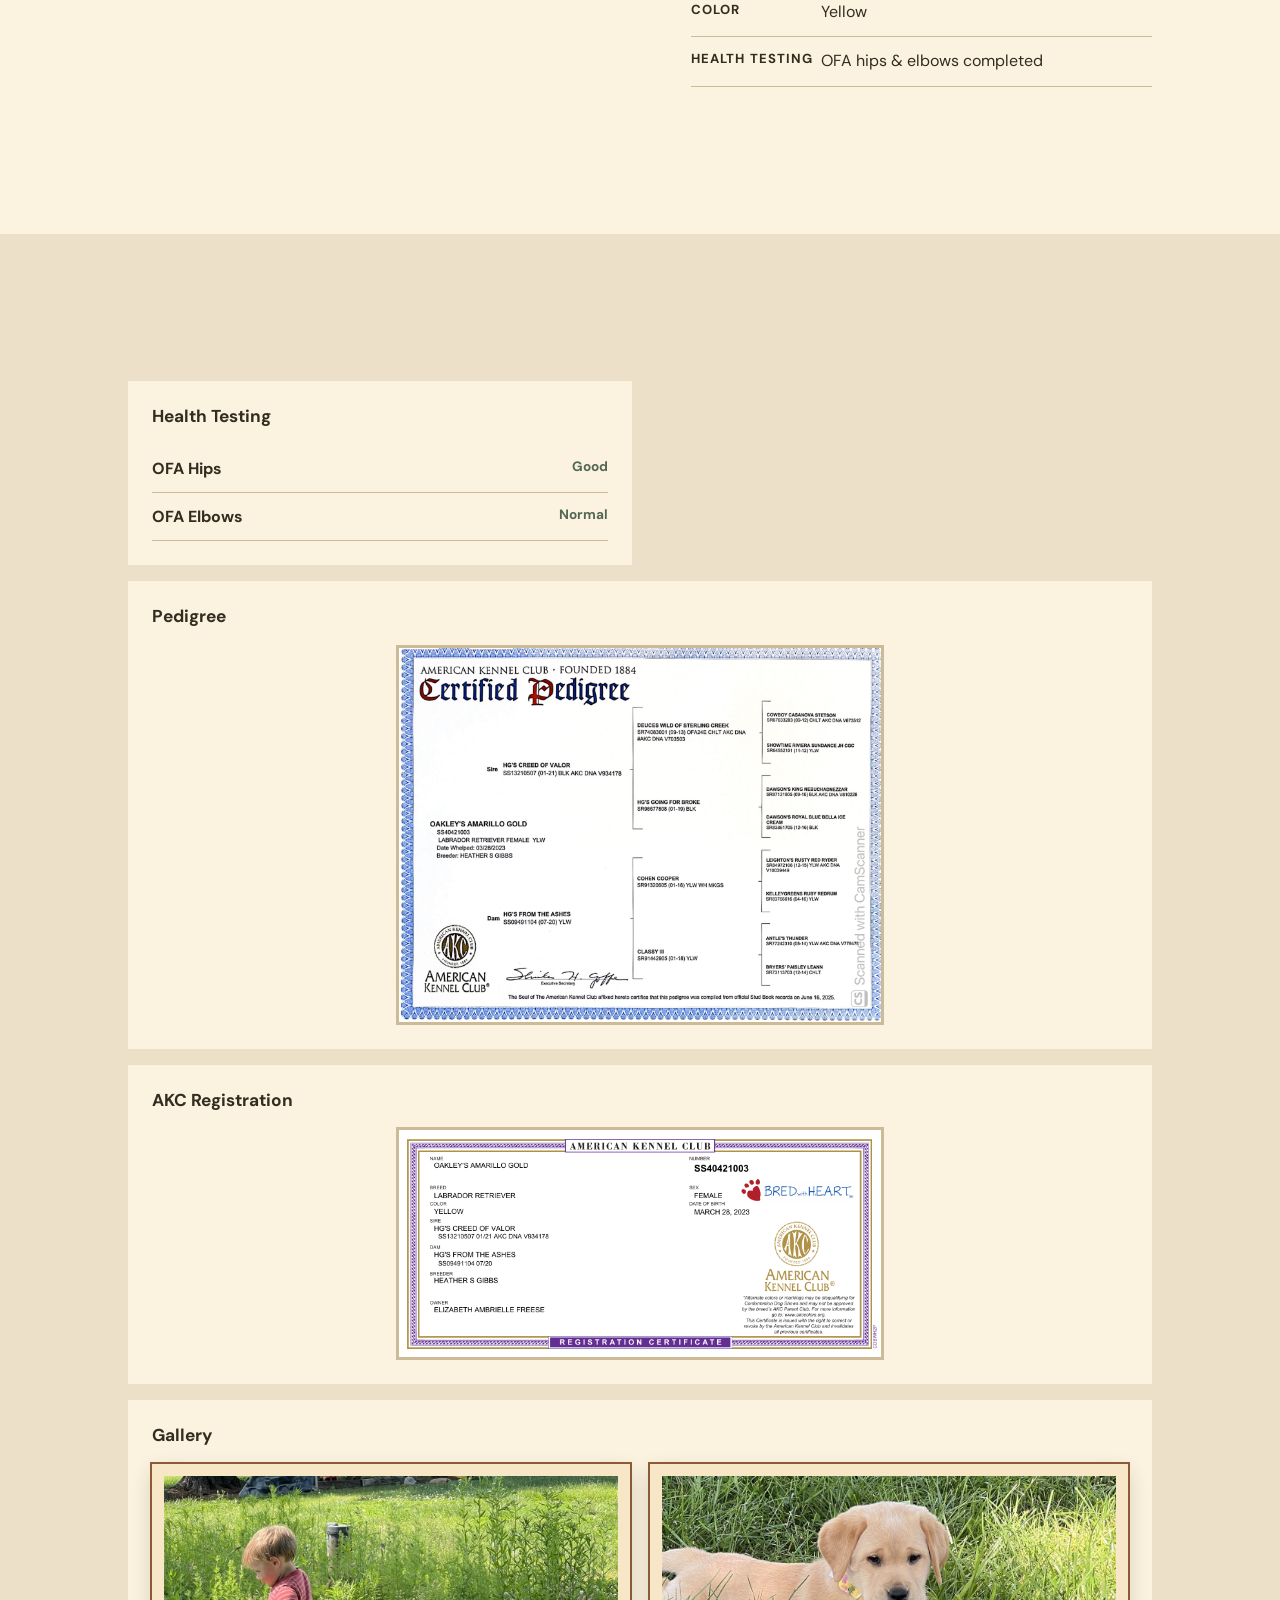
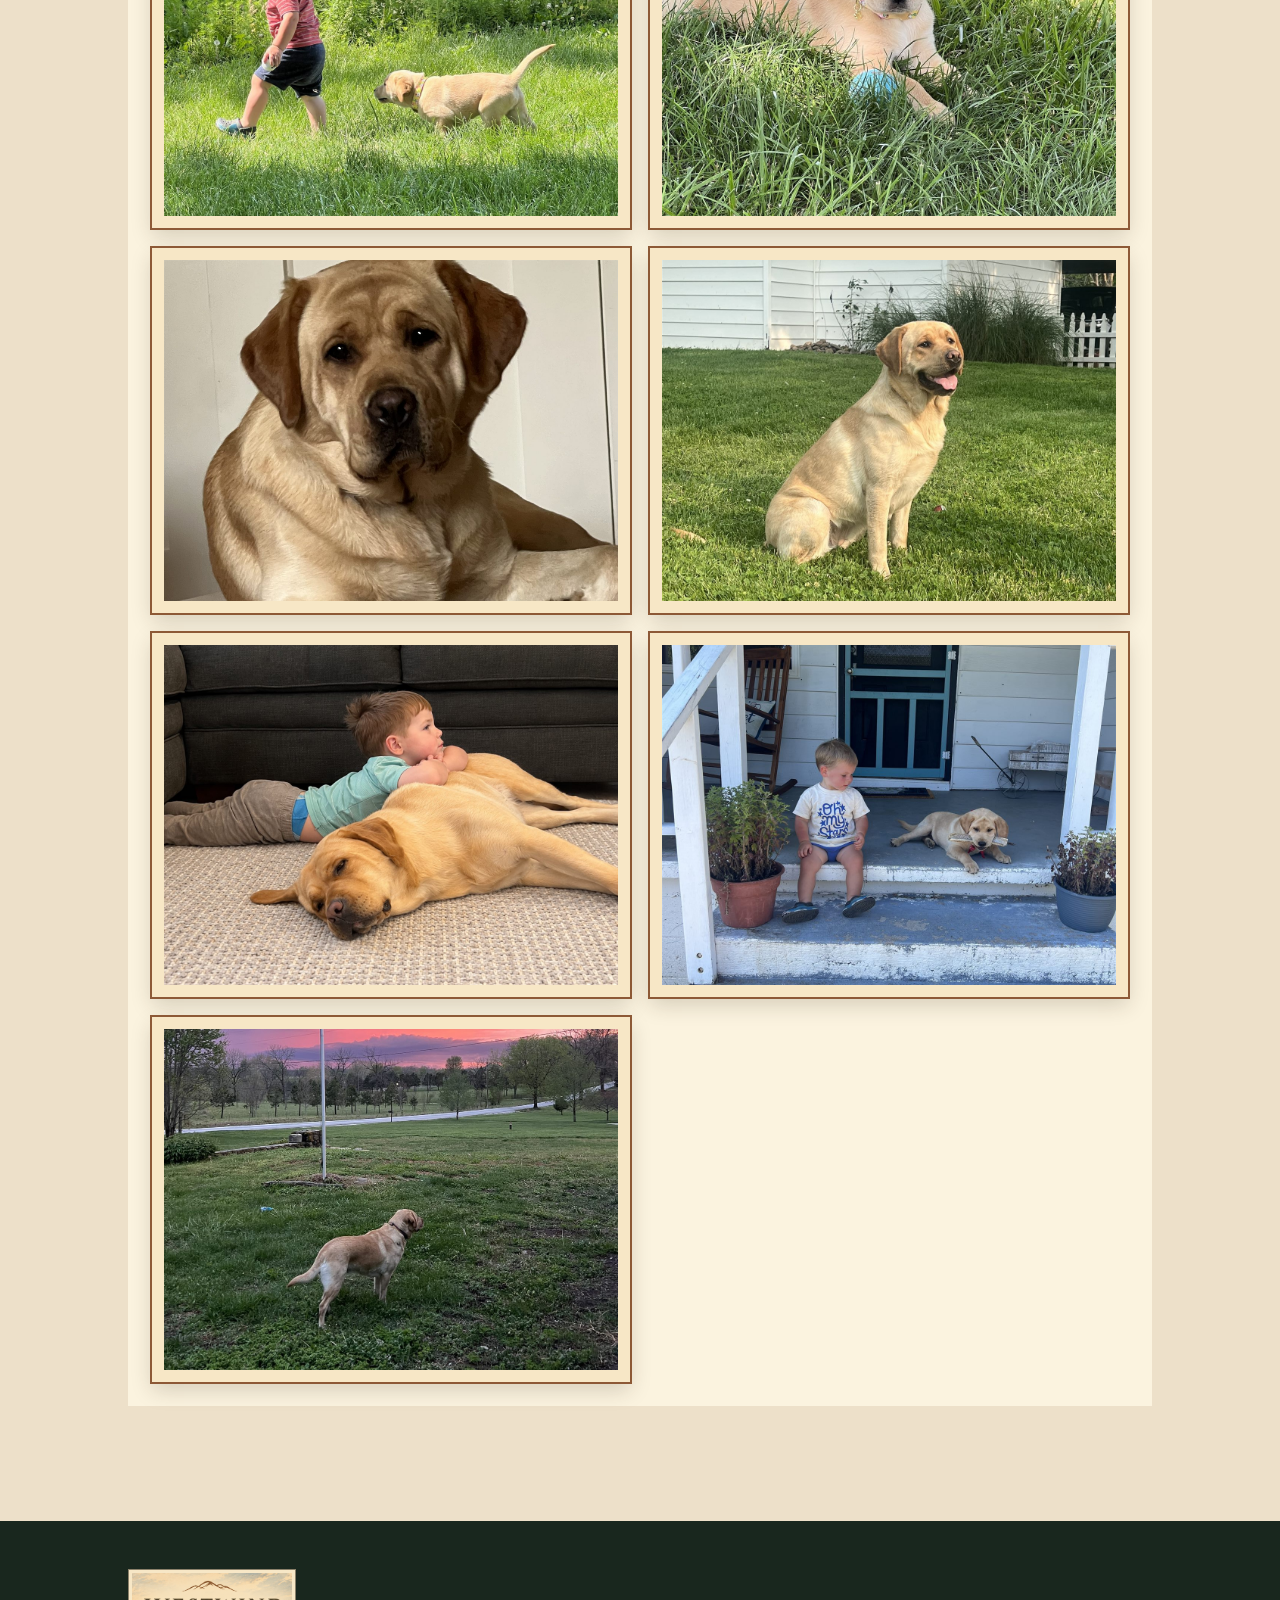
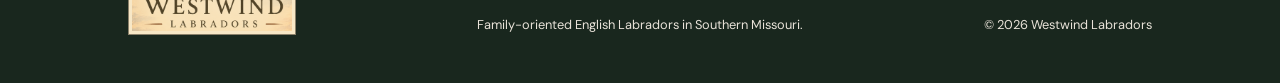
<file: westwind-labradors-website-development-specification-for/oakley.html>
<!doctype html><html lang="en"><head><meta charset="UTF-8"><meta name="viewport" content="width=device-width,initial-scale=1.0"><title>Oakley | Westwind Labradors</title><link rel="preconnect" href="https://fonts.googleapis.com"><link rel="preconnect" href="https://fonts.gstatic.com" crossorigin><link href="https://fonts.googleapis.com/css2?family=DM+Sans:wght@400;500;600;700&family=Fraunces:opsz,wght@9..144,500;9..144,600&display=swap" rel="stylesheet"><link rel="stylesheet" href="styles.css"><link rel="stylesheet" href="multi.css"></head><body class="inner-page"><a class="skip-link" href="#main">Skip to main content</a><header class="site-header" data-site-header></header><main id="main"><section class="page-hero"><p class="eyebrow">Dog profile</p><h1>Oakley</h1><p>Yellow English Labrador Retriever · Female · 3 years old</p></section><section class="section profile-section"><div class="profile-photo" role="img" aria-label="Yellow Labrador Retriever standing near a lake"></div><div class="profile-copy"><p class="eyebrow">About Oakley</p><h2>A joyful yellow English Labrador.</h2><p>Oakley is our current breeding female. She has a natural drive for hunting while remaining central to our family-companion focus.</p><dl class="facts"><div><dt>Breed</dt><dd>English Labrador Retriever</dd></div><div><dt>Color</dt><dd>Yellow</dd></div><div><dt>Health testing</dt><dd>OFA hips & elbows completed</dd></div></dl></div></section><section class="section detail-page"><div class="detail-grid"><article><h3>Health testing</h3><ul class="check-list"><li><strong>OFA Hips</strong><span>Completed</span></li><li><strong>OFA Elbows</strong><span>Completed</span></li><li><strong>Embark Genetic Testing</strong><span>Planned</span></li></ul></article><article><h3>Temperament & activities</h3><p class="placeholder">[Information about family activities, temperament, and hunting ability to be added]</p></article><article><h3>Pedigree</h3><p class="placeholder">[Pedigree information to be added]</p></article><article><h3>Gallery</h3><p class="placeholder">[Westwind photography to be added]</p></article></div></section></main><footer data-site-footer></footer><script src="shared.js"></script><script src="multi.js"></script></body></html>
</file>
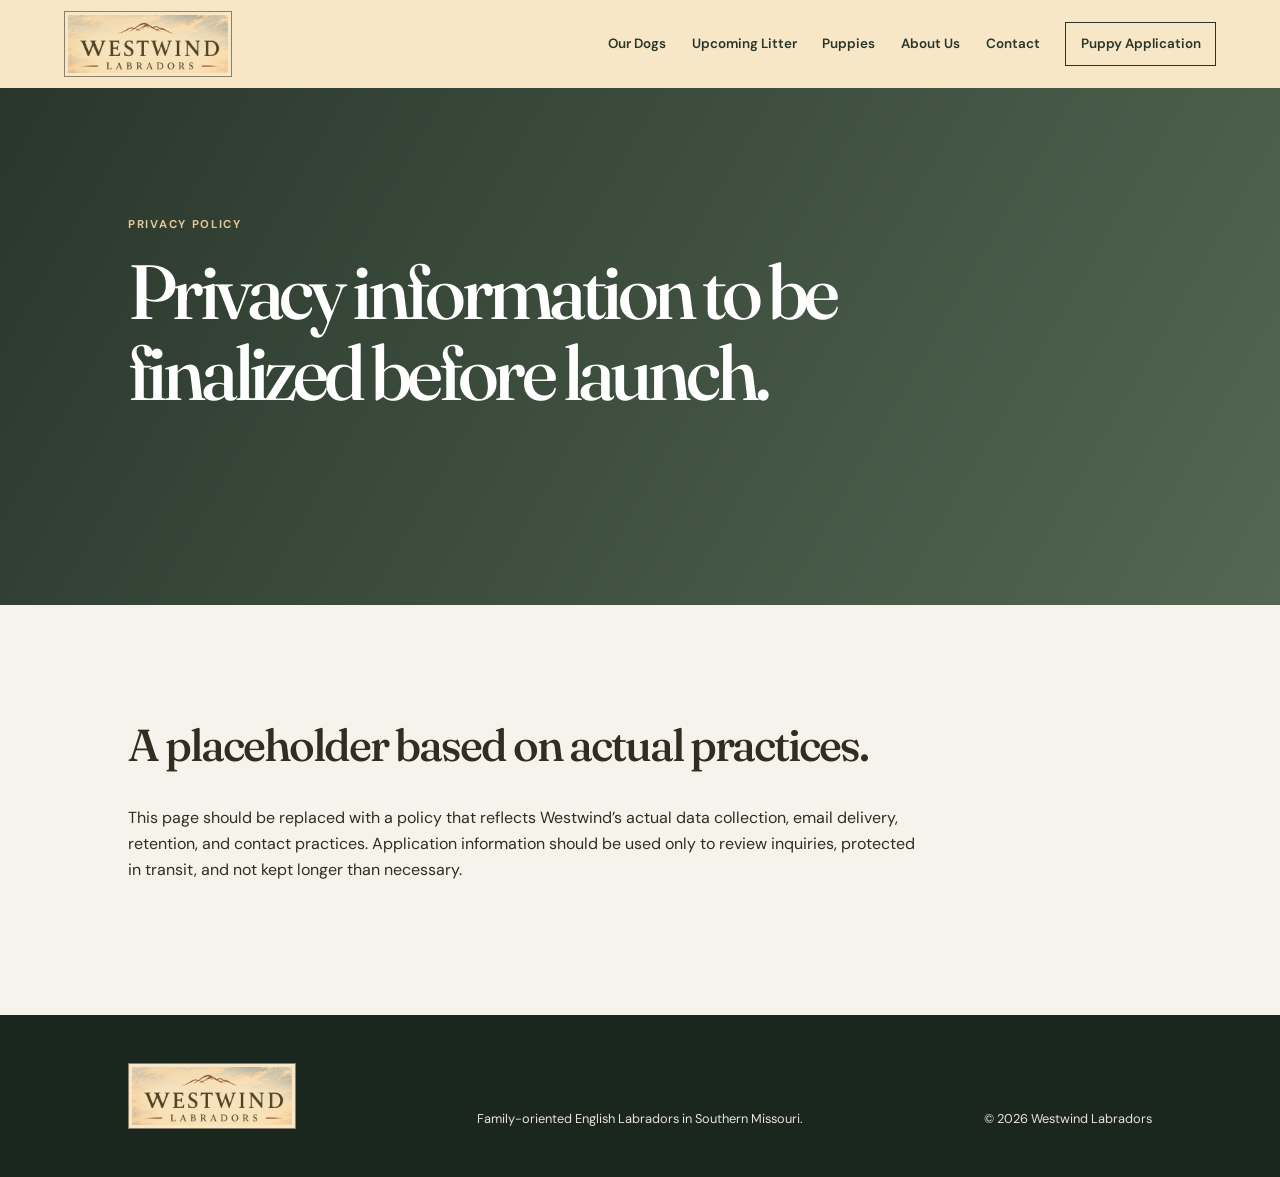
<file: westwind-labradors-website-development-specification-for/privacy.html>
<!doctype html><html lang="en"><head><meta charset="UTF-8"><meta name="viewport" content="width=device-width,initial-scale=1.0"><title>Privacy Policy | Westwind Labradors</title><link rel="preconnect" href="https://fonts.googleapis.com"><link rel="preconnect" href="https://fonts.gstatic.com" crossorigin><link href="https://fonts.googleapis.com/css2?family=DM+Sans:wght@400;500;600;700&family=Fraunces:opsz,wght@9..144,500;9..144,600&display=swap" rel="stylesheet"><link rel="stylesheet" href="styles.css"><link rel="stylesheet" href="multi.css"></head><body class="inner-page"><a class="skip-link" href="#main">Skip to main content</a><header class="site-header" data-site-header></header><main id="main"><section class="page-hero"><p class="eyebrow">Privacy policy</p><h1>Privacy information to be finalized before launch.</h1></section><section class="privacy section"><h2>A placeholder based on actual practices.</h2><p>This page should be replaced with a policy that reflects Westwind’s actual data collection, email delivery, retention, and contact practices. Application information should be used only to review inquiries, protected in transit, and not kept longer than necessary.</p></section></main><footer data-site-footer></footer><script src="shared.js"></script><script src="multi.js"></script></body></html>
</file>
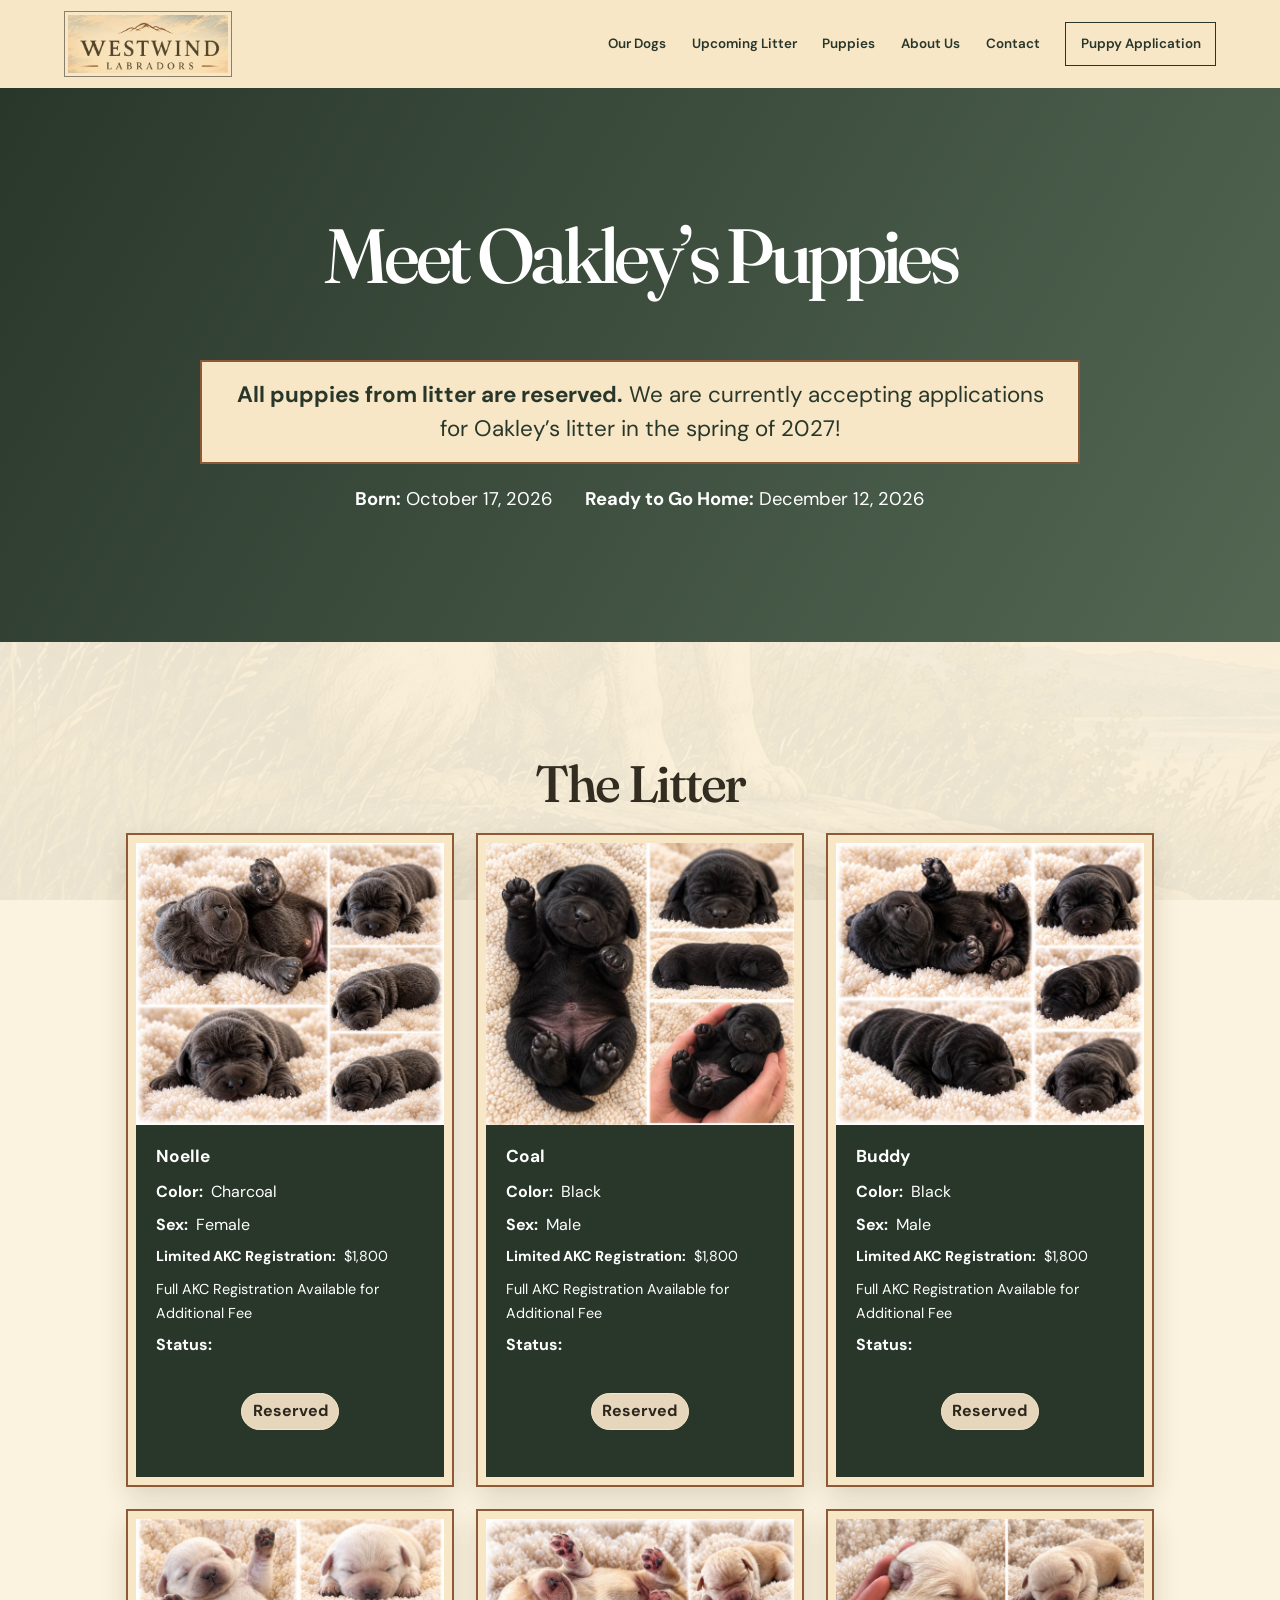
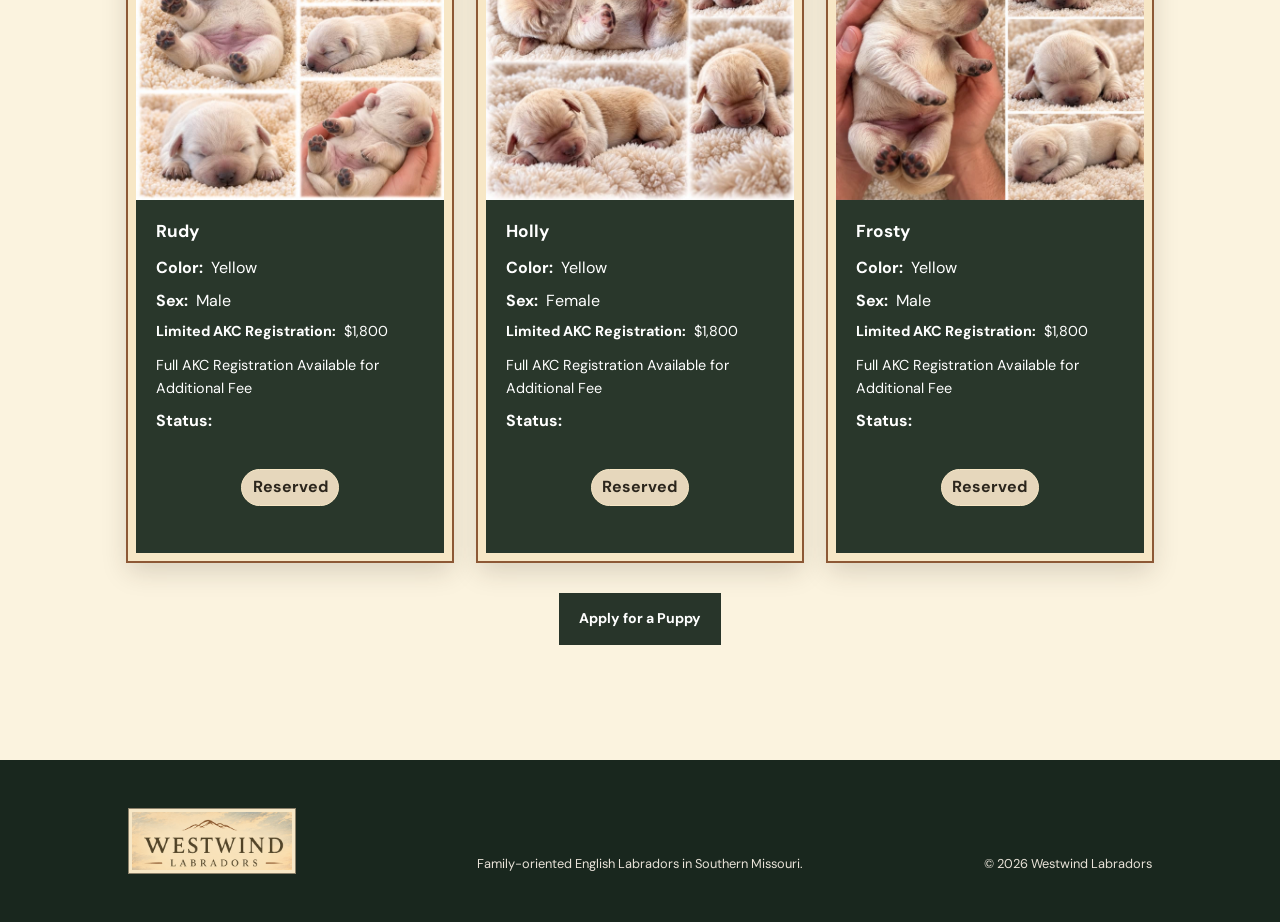
<file: westwind-labradors-website-development-specification-for/puppies.html>
<!doctype html>
<html lang="en">
<head>
<meta charset="UTF-8"><meta name="viewport" content="width=device-width,initial-scale=1.0">
<title>Oakley’s Puppies | Westwind Labradors</title><meta name="description" content="Meet Oakley’s six Labrador puppies, born October 17, 2026, and ready to go home December 12, 2026.">
<link rel="preconnect" href="https://fonts.googleapis.com"><link rel="preconnect" href="https://fonts.gstatic.com" crossorigin><link href="https://fonts.googleapis.com/css2?family=DM+Sans:wght@400;500;600;700&family=Fraunces:opsz,wght@9..144,500;9..144,600&display=swap" rel="stylesheet"><link rel="stylesheet" href="styles.css"><link rel="stylesheet" href="multi.css">
<style>
.page-hero h1{margin-left:auto;margin-right:auto;text-align:center}.puppy-dates{display:flex;flex-wrap:wrap;justify-content:center;gap:.75rem 2rem;margin:1.25rem auto 0}.puppy-dates p{margin:0;font-size:1.15rem}
.page-hero .puppy-availability-note{max-width:55rem;margin:1.5rem auto 0;padding:1rem 1.25rem;text-align:center;background:#f7e7c6;color:#29372b;border:2px solid #8d5936;font-size:clamp(1.05rem,2vw,1.4rem);line-height:1.5}
.puppy-gallery{max-width:1380px;margin:auto}.puppy-gallery h2{text-align:center;margin-bottom:1.5rem}
.puppy-grid{display:grid;grid-template-columns:repeat(3,minmax(0,1fr));gap:clamp(1rem,2vw,1.75rem)}
.puppy-card{min-width:0;background:#29372b;color:#fff;border:clamp(5px,.7vw,9px) solid #f7e7c6;box-shadow:0 0 0 2px #8d5936,0 10px 25px rgba(45,33,18,.17);overflow:hidden}
.puppy-card img{display:block;width:100%;height:auto}.puppy-card-body{padding:1.25rem}.puppy-card h3{margin:0 0 .75rem}
.puppy-card dl{margin:0;display:grid;gap:.4rem}.puppy-card dl div{display:flex;gap:.5rem;flex-wrap:wrap}.puppy-card dt{font-weight:700}.puppy-card dd{margin:0}
.puppy-card .registration-price{flex-wrap:nowrap;font-size:.9rem}.puppy-card .registration-note{display:block;margin-top:.2rem;font-size:.9rem}.puppy-card .registration-note dd{display:block}.puppy-card dl>div:last-child{display:block}.puppy-card dl>div:last-child dd{display:flex;flex-direction:column;align-items:center;gap:.45rem;min-height:4.25rem;margin-top:.5rem}.puppy-card .status{display:inline-block;padding:.25rem .65rem;border:1px solid #f7e7c6;border-radius:999px;background:#e6d7bc;color:#2c261d;font-weight:700}.puppy-card .status+.status{margin-left:0}
.puppy-next-step{text-align:center;margin:2rem auto 0}
@media(max-width:900px){.puppy-grid{grid-template-columns:repeat(2,minmax(0,1fr))}}
@media(max-width:600px){.puppy-grid{grid-template-columns:1fr}.puppy-dates{display:block;text-align:center}.puppy-dates p+p{margin-top:.45rem}}
</style>
</head>
<body class="inner-page"><a class="skip-link" href="#main">Skip to main content</a><header class="site-header" data-site-header></header><main id="main">
<section class="page-hero"><h1>Meet Oakley’s Puppies</h1><p class="puppy-availability-note"><strong>All puppies from litter are reserved.</strong> We are currently accepting applications for Oakley’s litter in the spring of 2027!</p><div class="puppy-dates"><p><strong>Born:</strong> October 17, 2026</p><p><strong>Ready to Go Home:</strong> December 12, 2026</p></div></section>
<section class="section puppy-gallery" aria-labelledby="puppy-gallery-title"><h2 id="puppy-gallery-title">The Litter</h2><div class="puppy-grid">
<article class="puppy-card"><img src="assets/puppy-noelle.jpg" alt="Photo collage of Noelle, a charcoal Labrador puppy, resting on a cream blanket" loading="lazy"><div class="puppy-card-body"><h3>Noelle</h3><dl><div><dt>Color:</dt><dd>Charcoal</dd></div><div><dt>Sex:</dt><dd>Female</dd></div><div class="registration-price"><dt>Limited AKC Registration:</dt><dd>$1,800</dd></div><div class="registration-note"><dt class="sr-only">Registration option:</dt><dd>Full AKC Registration Available for Additional Fee</dd></div><div><dt>Status:</dt><dd><span class="status">Reserved</span></dd></div></dl></div></article>
<article class="puppy-card"><img src="assets/puppy-coal.jpg" alt="Photo collage of Coal, a black Labrador puppy, resting on a cream blanket" loading="lazy"><div class="puppy-card-body"><h3>Coal</h3><dl><div><dt>Color:</dt><dd>Black</dd></div><div><dt>Sex:</dt><dd>Male</dd></div><div class="registration-price"><dt>Limited AKC Registration:</dt><dd>$1,800</dd></div><div class="registration-note"><dt class="sr-only">Registration option:</dt><dd>Full AKC Registration Available for Additional Fee</dd></div><div><dt>Status:</dt><dd><span class="status">Reserved</span></dd></div></dl></div></article>
<article class="puppy-card"><img src="assets/puppy-buddy.jpg" alt="Photo collage of Buddy, a black Labrador puppy, resting on a cream blanket" loading="lazy"><div class="puppy-card-body"><h3>Buddy</h3><dl><div><dt>Color:</dt><dd>Black</dd></div><div><dt>Sex:</dt><dd>Male</dd></div><div class="registration-price"><dt>Limited AKC Registration:</dt><dd>$1,800</dd></div><div class="registration-note"><dt class="sr-only">Registration option:</dt><dd>Full AKC Registration Available for Additional Fee</dd></div><div><dt>Status:</dt><dd><span class="status">Reserved</span></dd></div></dl></div></article>
<article class="puppy-card"><img src="assets/puppy-rudy.jpg" alt="Photo collage of Rudy, a yellow Labrador puppy, resting on a cream blanket" loading="lazy"><div class="puppy-card-body"><h3>Rudy</h3><dl><div><dt>Color:</dt><dd>Yellow</dd></div><div><dt>Sex:</dt><dd>Male</dd></div><div class="registration-price"><dt>Limited AKC Registration:</dt><dd>$1,800</dd></div><div class="registration-note"><dt class="sr-only">Registration option:</dt><dd>Full AKC Registration Available for Additional Fee</dd></div><div><dt>Status:</dt><dd><span class="status">Reserved</span></dd></div></dl></div></article>
<article class="puppy-card"><img src="assets/puppy-holly.jpg" alt="Photo collage of Holly, a yellow Labrador puppy, resting on a cream blanket" loading="lazy"><div class="puppy-card-body"><h3>Holly</h3><dl><div><dt>Color:</dt><dd>Yellow</dd></div><div><dt>Sex:</dt><dd>Female</dd></div><div class="registration-price"><dt>Limited AKC Registration:</dt><dd>$1,800</dd></div><div class="registration-note"><dt class="sr-only">Registration option:</dt><dd>Full AKC Registration Available for Additional Fee</dd></div><div><dt>Status:</dt><dd><span class="status">Reserved</span></dd></div></dl></div></article>
<article class="puppy-card"><img src="assets/puppy-frosty.jpg" alt="Photo collage of Frosty, a yellow Labrador puppy, resting on a cream blanket" loading="lazy"><div class="puppy-card-body"><h3>Frosty</h3><dl><div><dt>Color:</dt><dd>Yellow</dd></div><div><dt>Sex:</dt><dd>Male</dd></div><div class="registration-price"><dt>Limited AKC Registration:</dt><dd>$1,800</dd></div><div class="registration-note"><dt class="sr-only">Registration option:</dt><dd>Full AKC Registration Available for Additional Fee</dd></div><div><dt>Status:</dt><dd><span class="status">Reserved</span></dd></div></dl></div></article>
</div><p class="puppy-next-step"><a class="button button-dark" href="application.html">Apply for a Puppy</a></p></section>
</main><footer data-site-footer></footer><script src="shared.js"></script><script src="multi.js"></script></body></html>
</file>
<file: westwind-labradors-website-development-specification-for/styles.css>
:root{--forest:#243328;--green:#3e5742;--cream:#f7f1e6;--paper:#fffcf6;--clay:#a86949;--ink:#243028;--muted:#68706a;--line:#d9d3c8;--focus:#005fcc}*{box-sizing:border-box}html{scroll-behavior:smooth}body{margin:0;background:var(--paper);color:var(--ink);font-family:'DM Sans',sans-serif;font-size:16px;line-height:1.65}h1,h2,h3,p{margin-top:0}h1,h2{font-family:Fraunces,Georgia,serif;font-weight:500;line-height:1.05}h1{font-size:clamp(3rem,7vw,6.5rem);letter-spacing:-.06em}h2{font-size:clamp(2.3rem,4vw,4.4rem);letter-spacing:-.045em}h3{font-size:1.08rem;line-height:1.3}a{color:inherit}a:focus-visible,button:focus-visible,input:focus-visible,select:focus-visible,textarea:focus-visible{outline:3px solid var(--focus);outline-offset:3px}.skip-link{position:absolute;left:1rem;top:-4rem;background:#fff;padding:.75rem 1rem;z-index:10}.skip-link:focus{top:1rem}.site-header{height:88px;padding:0 clamp(1.25rem,5vw,5rem);display:flex;align-items:center;justify-content:space-between;position:absolute;z-index:2;width:100%;color:#fff}.brand{display:inline-flex;flex-direction:column;text-decoration:none;line-height:.9;font-family:Fraunces,serif;font-size:1.45rem}.brand small{font-family:'DM Sans',sans-serif;font-size:.54rem;letter-spacing:.24em;margin-top:.45rem}nav{display:flex;align-items:center;gap:clamp(.8rem,2vw,2rem);font-size:.84rem;font-weight:600}nav a{text-decoration:none}.nav-apply{border:1px solid rgba(255,255,255,.7);padding:.65rem .9rem}.menu-button{display:none;background:none;border:0;padding:.5rem;color:#fff}.menu-button span:not(.sr-only){display:block;width:26px;height:2px;background:currentColor;margin:5px}.sr-only{position:absolute;width:1px;height:1px;padding:0;margin:-1px;overflow:hidden;clip:rect(0,0,0,0);white-space:nowrap;border:0}.hero{position:relative;min-height:720px;display:grid;align-items:end;color:#fff;overflow:hidden;background:var(--forest)}.hero-image,.litter-image,.profile-photo,.puppy-art{background-position:center;background-size:cover}.hero-image{position:absolute;inset:0;background-image:linear-gradient(90deg,rgba(19,28,21,.75),rgba(19,28,21,.18) 70%),url('https://images.unsplash.com/photo-1558788353-f76d92427f16?auto=format&fit=crop&w=2000&q=85')}.hero-content{position:relative;width:min(760px,90vw);padding:140px 0 104px;margin-left:clamp(1.25rem,10vw,11rem)}.eyebrow{color:var(--clay);text-transform:uppercase;letter-spacing:.15em;font-size:.71rem;font-weight:700;margin-bottom:1.1rem}.hero .eyebrow{color:#eadcc9}.hero-copy{font-size:1.15rem;max-width:540px;margin:1.35rem 0 2rem}.actions{display:flex;align-items:center;gap:1.5rem;flex-wrap:wrap}.button{display:inline-block;border:1px solid transparent;padding:.85rem 1.2rem;text-decoration:none;font-weight:700;font-size:.88rem;cursor:pointer;font-family:inherit}.button-light{background:var(--cream);color:var(--ink)}.button-dark{background:var(--forest);color:#fff}.text-link{font-weight:700;text-underline-offset:.25em}.text-link.light{color:#fff}.photo-note{position:absolute;right:1.5rem;bottom:1rem;font-size:.68rem;color:#fff;background:rgba(0,0,0,.42);padding:.28rem .5rem}.section{padding:clamp(4.5rem,9vw,9rem) clamp(1.25rem,10vw,11rem)}.intro{display:grid;grid-template-columns:1.15fr .85fr;gap:clamp(2rem,8vw,12rem);background:#fbf8f1}.intro h2{max-width:600px}.intro>div:last-child{max-width:480px;font-size:1.05rem}.litter-feature{display:grid;grid-template-columns:1.08fr .92fr;background:#e5dfd3}.litter-image{min-height:570px;background-image:url('https://images.unsplash.com/photo-1591769225440-811ad7d6eab3?auto=format&fit=crop&w=1400&q=85')}.litter-content{padding:clamp(3rem,8vw,8rem);align-self:center}.large-copy{font-family:Fraunces,serif;font-size:1.55rem;line-height:1.3}.status{font-weight:700;margin:1.7rem 0}.status span{color:#2f6b4e}.section-heading{display:flex;align-items:end;justify-content:space-between;gap:2rem;margin-bottom:3rem}.section-heading p:last-child{max-width:360px}.dog-grid{display:grid;grid-template-columns:repeat(2,1fr);gap:1.5rem}.dog-card{background:var(--cream)}.dog-card-image{height:410px;background-size:cover;background-position:center;position:relative}.dog-card-image .photo-note{font-size:.6rem}.dog-card-content{padding:1.75rem}.dog-card h3{font-family:Fraunces,serif;font-size:2rem;margin-bottom:.35rem}.dog-meta{color:var(--muted);font-size:.9rem}.dog-card p{min-height:54px}.approach{background:var(--forest);color:#f5f0e7;padding:clamp(4.5rem,9vw,8rem) clamp(1.25rem,10vw,11rem)}.approach .eyebrow{color:#c8926c}.approach h2{max-width:700px}.pillars{display:grid;grid-template-columns:repeat(3,1fr);gap:2.5rem;margin-top:4rem}.pillars article{border-top:1px solid rgba(255,255,255,.35);padding-top:1.3rem}.pillars span{color:#dbc7ab;font-size:.75rem;font-weight:700}.pillars h3{font-family:Fraunces,serif;font-size:1.45rem}.pillars p{color:#d6dcd4;font-size:.92rem}.profile-section{display:grid;grid-template-columns:1fr 1fr;gap:clamp(2rem,8vw,10rem);align-items:center}.profile-photo{min-height:590px;background-image:url('https://images.unsplash.com/photo-1583511655857-d19b40a7a54e?auto=format&fit=crop&w=1100&q=85')}.profile-copy>p{max-width:490px}.facts{border-top:1px solid var(--line);margin:2rem 0}.facts div{display:grid;grid-template-columns:130px 1fr;border-bottom:1px solid var(--line);padding:.7rem 0}.facts dt{font-size:.82rem;font-weight:700;text-transform:uppercase;letter-spacing:.08em}.facts dd{margin:0}.detail-page{background:#f0eadf}.detail-header{border-bottom:1px solid var(--line);padding-bottom:2rem}.detail-header h2{margin-bottom:.5rem}.detail-grid{display:grid;grid-template-columns:repeat(2,1fr);gap:1rem;margin-top:2rem}.detail-grid article{background:var(--paper);padding:1.5rem}.placeholder{color:#6f766f;font-style:italic}.check-list{list-style:none;padding:0;margin:0}.check-list li{padding:.65rem 0;border-bottom:1px solid var(--line);display:flex;justify-content:space-between;gap:1rem}.check-list span{font-size:.85rem;color:var(--green);font-weight:700}.small-note,.form-note{font-size:.8rem;color:var(--muted)}.puppies{display:grid;grid-template-columns:.85fr 1.15fr;gap:clamp(2rem,8vw,8rem);align-items:center;background:#fbf8f1}.puppy-art{height:450px;background-image:url('https://images.unsplash.com/photo-1587300003388-59208cc962cb?auto=format&fit=crop&w=1100&q=85')}.info-box{display:flex;flex-direction:column;gap:.3rem;border-left:3px solid var(--clay);padding:.8rem 1rem;margin:2rem 0;max-width:600px;background:#f0eadf}.info-box span{font-size:.9rem}.litter-details{background:#e3d5c3}.litter-grid{display:grid;grid-template-columns:1fr 1fr;gap:2rem;max-width:850px;margin:2rem 0}.litter-grid article{background:rgba(255,255,255,.4);padding:1.5rem}.litter-grid ul{margin:0;padding-left:1.2rem}.about{display:grid;grid-template-columns:1fr 1fr;gap:clamp(2rem,10vw,12rem);padding:clamp(4.5rem,9vw,9rem) clamp(1.25rem,10vw,11rem);background:var(--green);color:#fff}.about .eyebrow{color:#dcc49e}.about>div:last-child{max-width:540px}.application-section{background:#e8e0d3;padding:clamp(4.5rem,8vw,8rem) clamp(1.25rem,10vw,11rem);display:grid;grid-template-columns:.7fr 1.3fr;gap:clamp(3rem,7vw,9rem)}.form-intro{position:sticky;top:2rem;height:max-content}.required-key span,.application-section b{color:#9f2732}form{max-width:800px}fieldset{border:0;border-top:1px solid #bab0a3;padding:1.6rem 0;margin:0}legend{font-family:Fraunces,serif;font-size:1.35rem;padding:0 0 .8rem}.field-grid{display:grid;grid-template-columns:1fr 1fr;gap:1rem 1.2rem}label{display:flex;flex-direction:column;gap:.38rem;font-weight:600;font-size:.87rem;margin-bottom:1rem}input,select,textarea{font:inherit;font-size:1rem;font-weight:400;padding:.7rem;border:1px solid #8e928c;border-radius:0;background:#fff;color:var(--ink)}textarea{resize:vertical}.trap{position:absolute;left:-9999px}.form-status{margin-bottom:1rem}.form-status.error{color:#7a1722;font-weight:700}.form-status.success{background:#dcebdd;color:#163d22;padding:1rem;font-weight:700}.contact{display:flex;justify-content:space-between;gap:2rem;padding:clamp(4rem,8vw,7rem) clamp(1.25rem,10vw,11rem)}.contact h2{margin-bottom:1rem}.contact a{color:var(--green);font-weight:700}.location{text-align:right;font-family:Fraunces,serif;font-size:1.45rem}.location span{font-family:'DM Sans',sans-serif;font-size:.83rem;color:var(--muted)}.privacy{background:#f6f3ec}.privacy h2{font-size:clamp(2rem,3.5vw,3.3rem);max-width:850px}.privacy p:last-child{max-width:800px}footer{background:#19271e;color:#e9e3d9;padding:3rem clamp(1.25rem,10vw,11rem);display:flex;justify-content:space-between;gap:2rem;align-items:end;font-size:.8rem}footer p{margin:0}@media(max-width:800px){.site-header{height:72px}.menu-button{display:block}nav{position:absolute;top:72px;left:0;right:0;background:var(--forest);padding:1rem 1.25rem 1.5rem;display:none;flex-direction:column;align-items:stretch;gap:0}nav.open{display:flex}nav a{padding:.75rem 0;border-bottom:1px solid rgba(255,255,255,.15)}.nav-apply{text-align:center;margin-top:1rem}.hero{min-height:650px}.hero-content{padding:140px 0 70px;margin-left:clamp(1.25rem,6vw,3rem)}.intro,.profile-section,.puppies,.about,.application-section{grid-template-columns:1fr}.litter-feature{grid-template-columns:1fr}.litter-image{min-height:360px}.section-heading{display:block}.dog-grid,.pillars{grid-template-columns:1fr}.profile-photo{min-height:400px}.detail-grid,.litter-grid{grid-template-columns:1fr}.form-intro{position:static}.contact,footer{display:block}.location{text-align:left;margin-top:2rem}footer p{margin-top:1.5rem}}@media(max-width:500px){.field-grid{grid-template-columns:1fr}.dog-card-image{height:330px}.check-list li{display:block}.check-list span{display:block;margin-top:.2rem}}@media(prefers-reduced-motion:reduce){html{scroll-behavior:auto}*{animation-duration:.01ms!important;transition-duration:.01ms!important}}
</file>
<file: westwind-labradors-website-development-specification-for/multi.css>
:root{--forest:#28352a;--green:#536755;--cream:#f4e5c7;--paper:#fbf3df;--clay:#8d5936;--ink:#322d20;--muted:#6d695b;--line:#cdbb98;--focus:#005fcc}body{background:var(--paper);background-image:linear-gradient(rgba(251,243,223,.92),rgba(251,243,223,.92)),url('assets/westwind-cover.png');background-size:auto,cover;background-attachment:fixed}.hero-image{background-image:url('assets/westwind-cover.png')}.hero-content{max-width:620px;padding-bottom:68px}.hero-content .actions{background:rgba(35,37,25,.7);padding:1rem 1.15rem;width:max-content;max-width:100%}.brand-art{background:#f7e7c6;padding:3px;border:1px solid rgba(50,45,32,.55);line-height:0}.brand-art img{width:160px;height:auto;display:block}.site-header{background:linear-gradient(180deg,rgba(25,30,21,.5),transparent)}.inner-page .site-header{position:relative;color:var(--forest);background:#f7e7c6}.inner-page .nav-apply{border-color:var(--forest)}.page-hero{background:linear-gradient(120deg,#29372b,#536753);color:#fff;padding:clamp(5rem,10vw,9rem) clamp(1.25rem,10vw,11rem)}.page-hero .eyebrow{color:#e2c696}.page-hero h1{font-size:clamp(3rem,6vw,5.8rem);max-width:800px}.page-hero p:last-child{max-width:600px;font-size:1.15rem}.cta-band{background:#29372b;color:#fff;padding:clamp(3rem,6vw,6rem) clamp(1.25rem,10vw,11rem);display:flex;justify-content:space-between;align-items:center;gap:2rem}.cta-band h2{font-size:clamp(2rem,4vw,3.5rem);margin:0}.inner-page footer{margin-top:0}.litter-feature{background:#ddd0b8}.detail-page,.info-box{background:#ede0c9}.registration{background:#eee2ca}@media(max-width:800px){.inner-page nav{background:var(--forest);color:#fff}.inner-page .nav-apply{border-color:#fff}.cta-band{display:block}.cta-band .button{margin-top:1.5rem}.brand-art img{width:128px}.hero-content{padding-bottom:40px}.hero-content .actions{width:100%;justify-content:center}}
</file>
